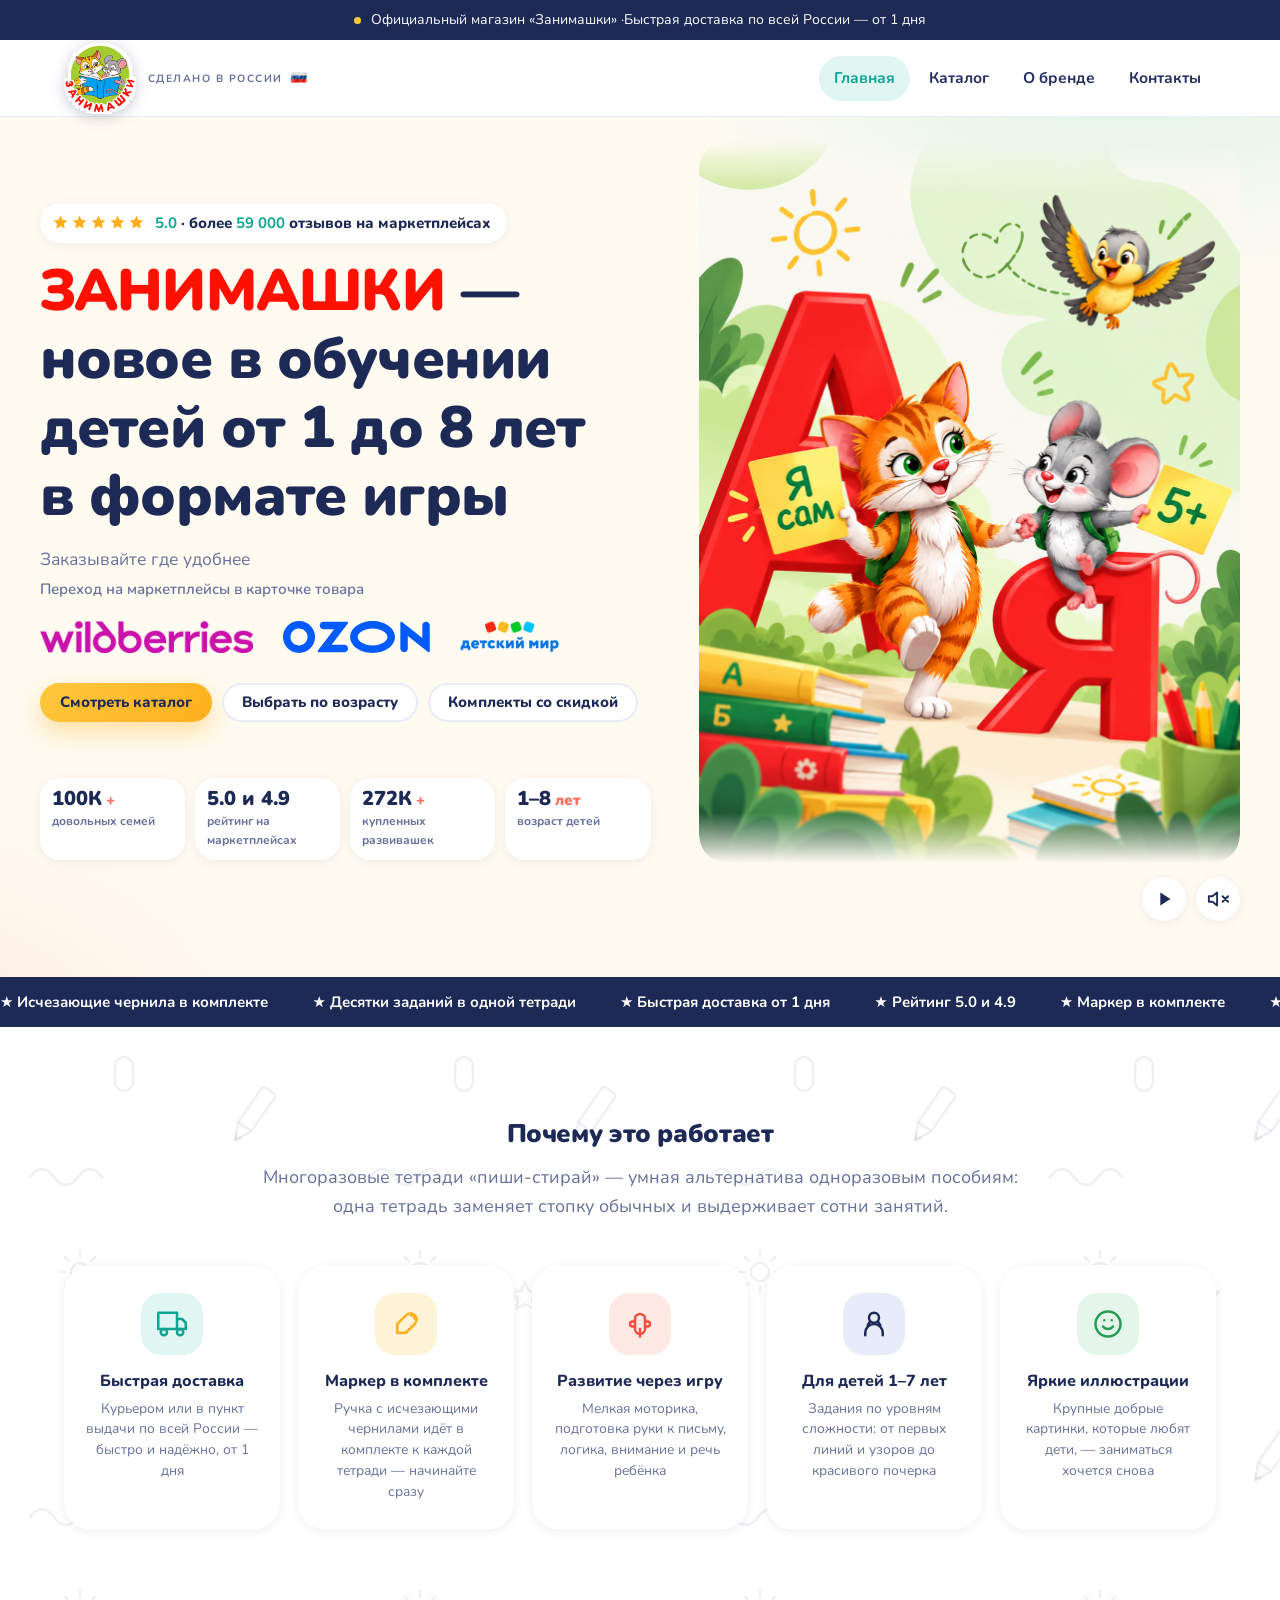
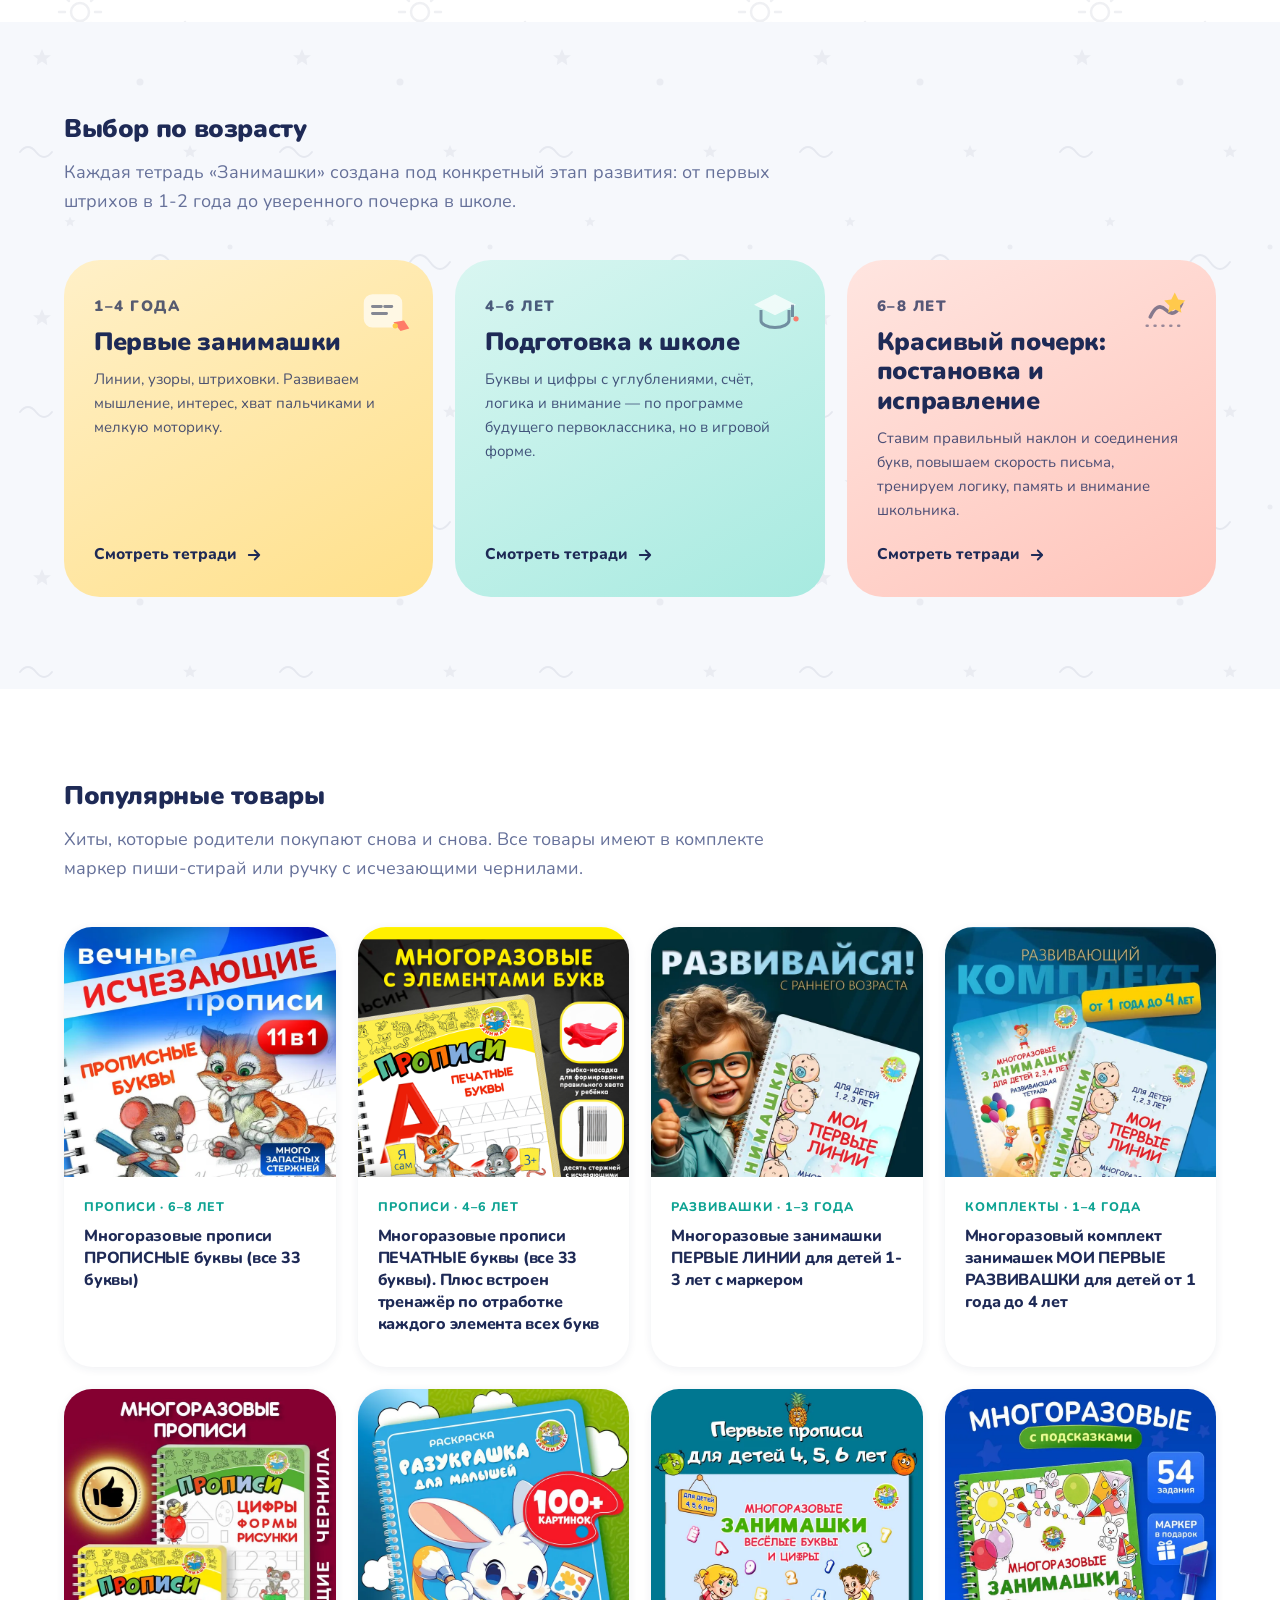
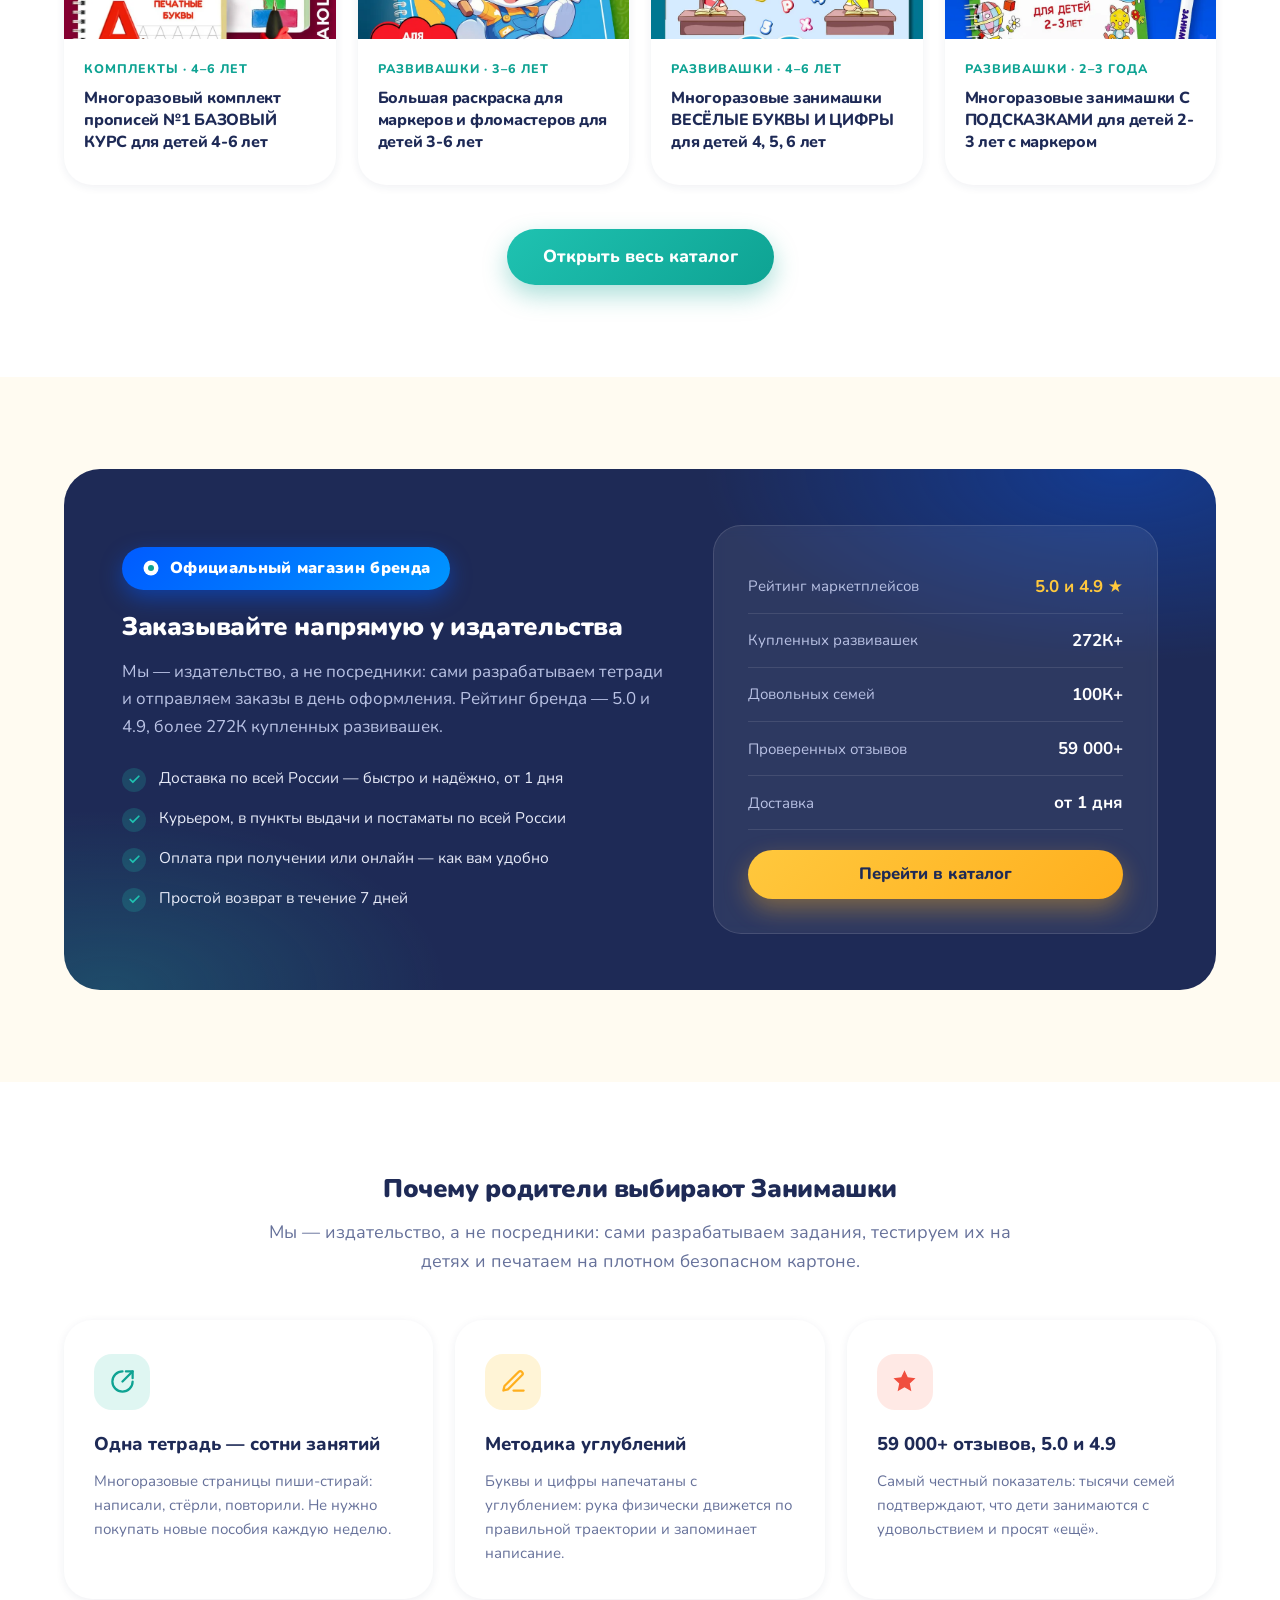
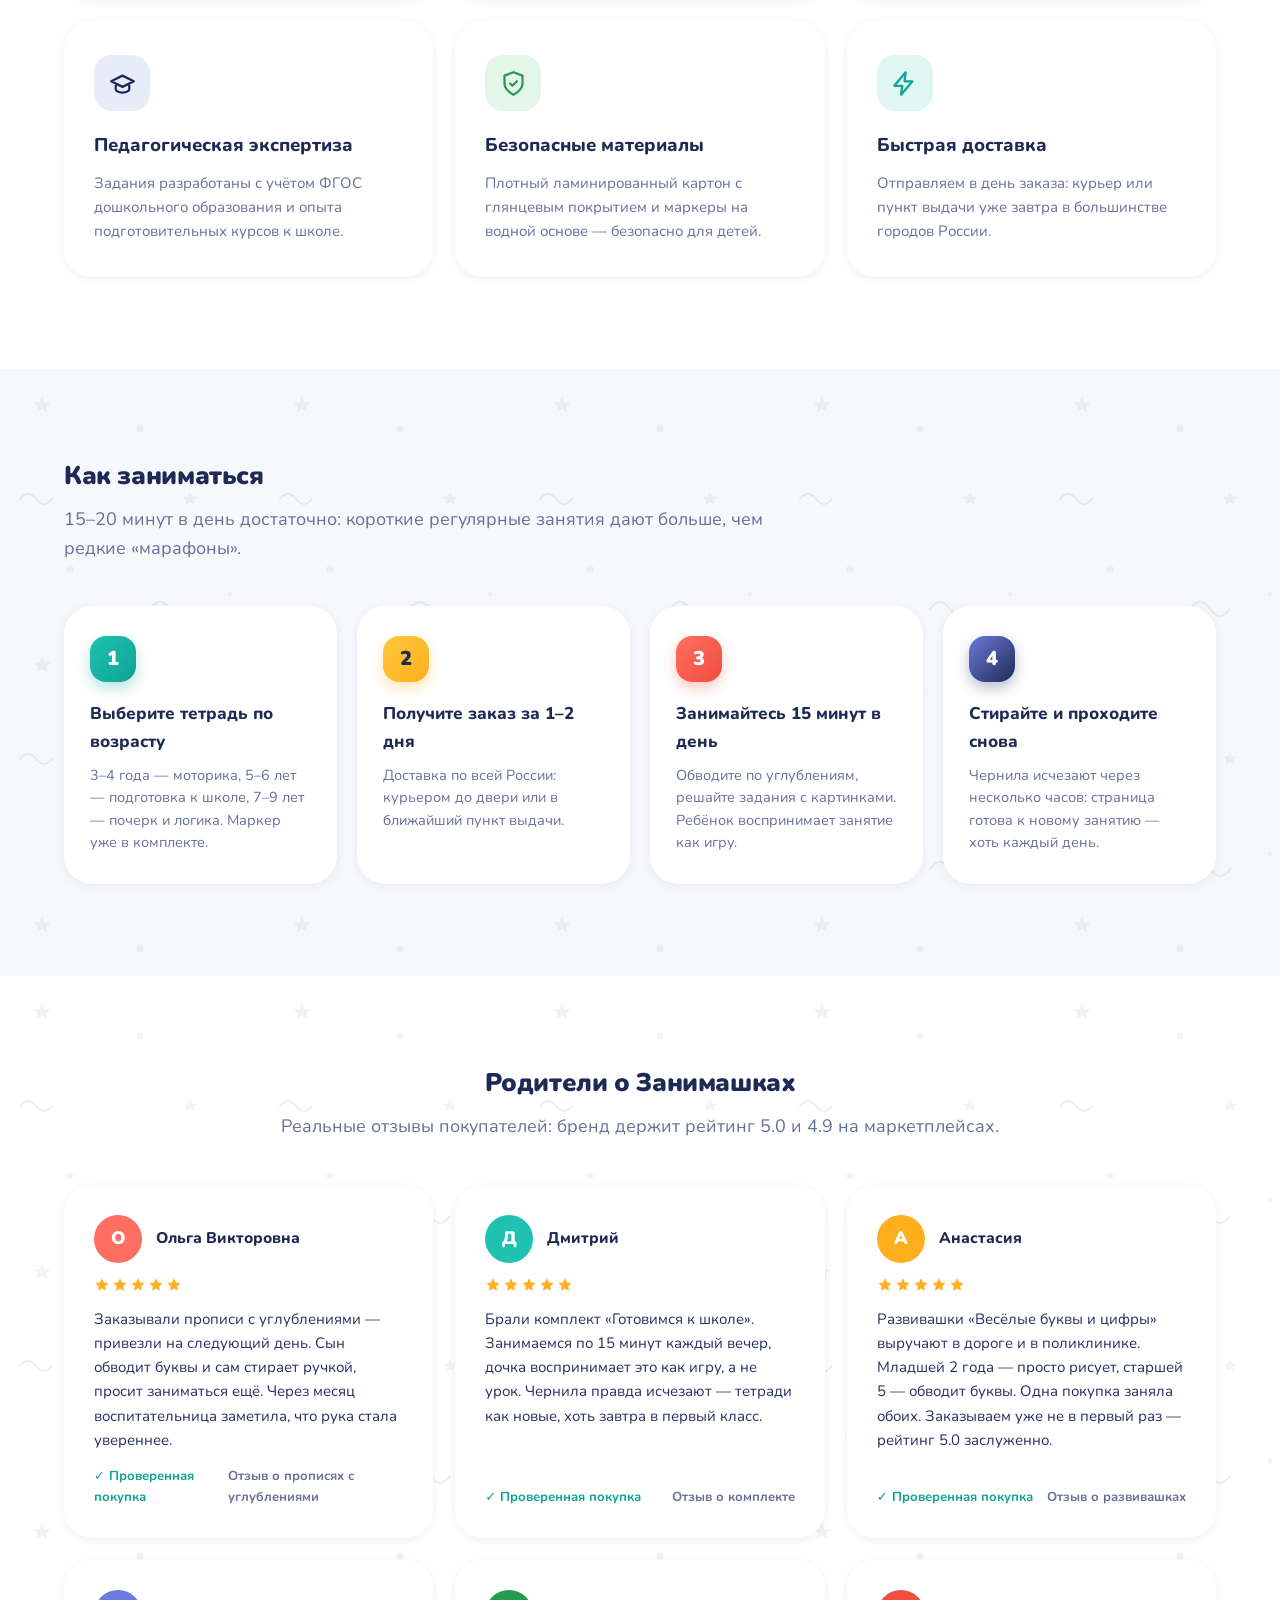
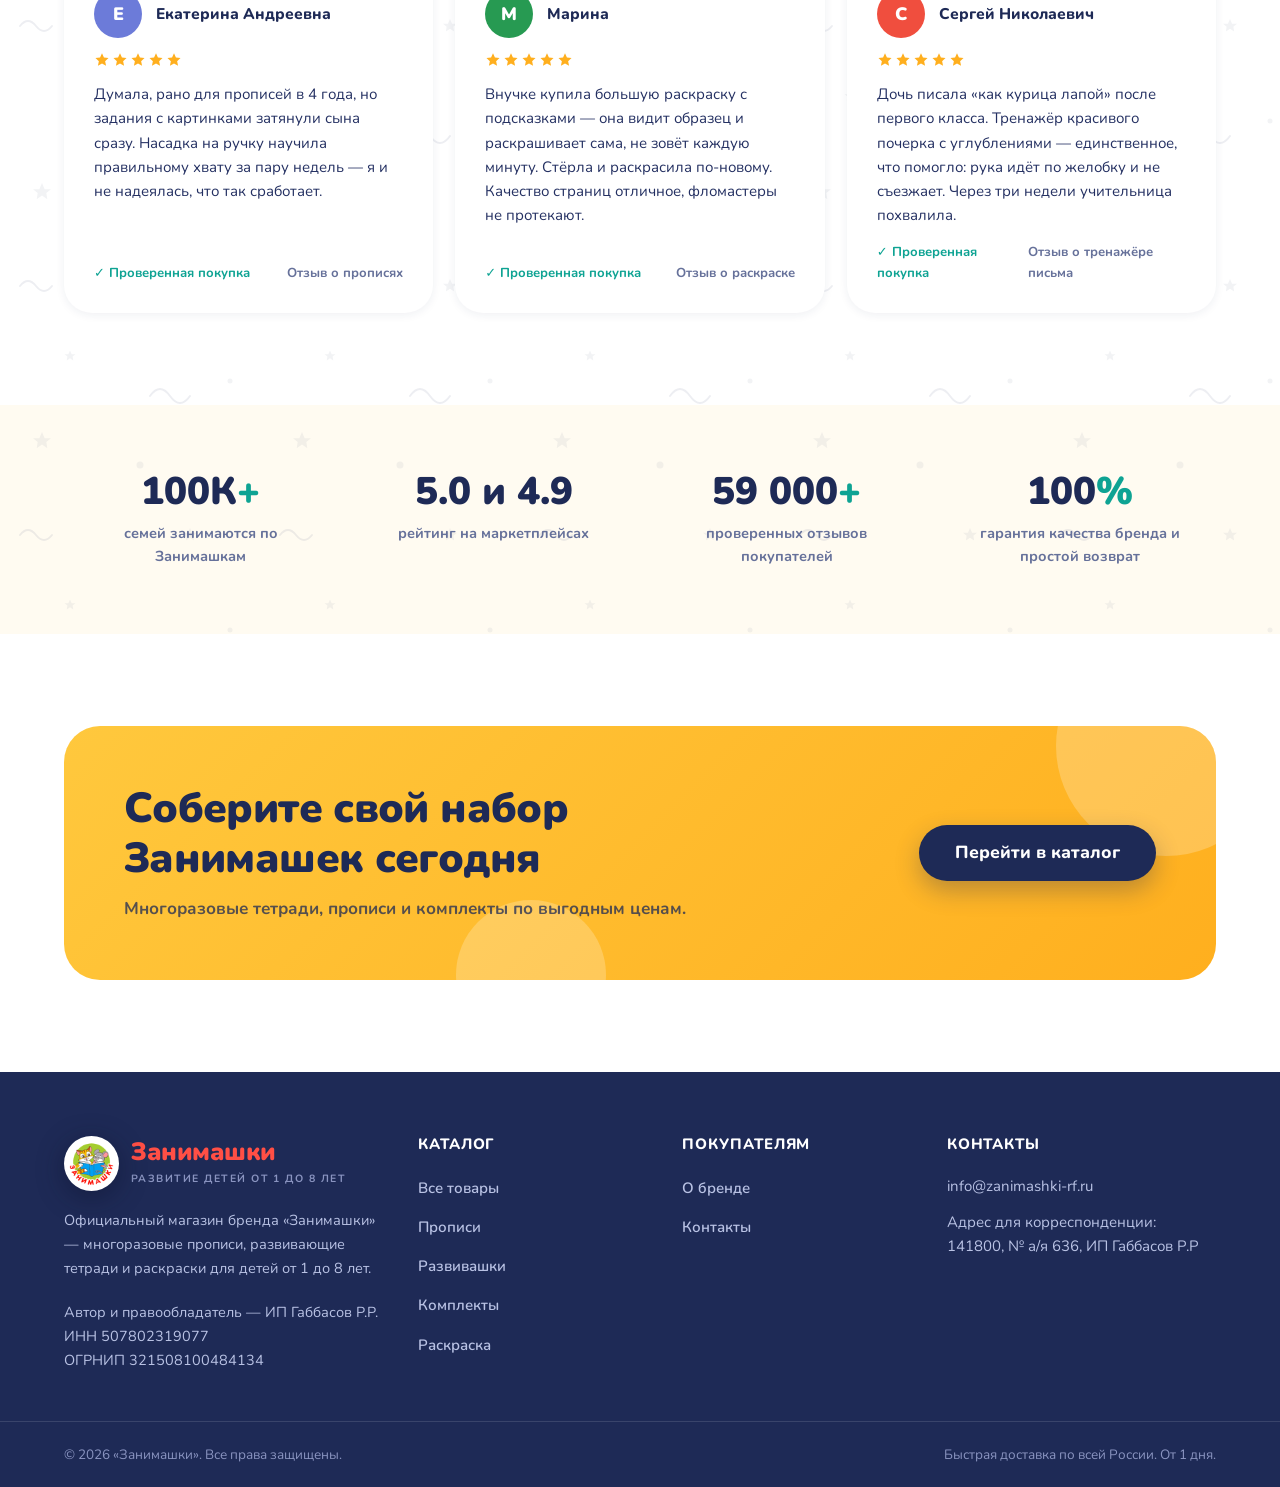
<file: index.html>
<!DOCTYPE html>
<html lang="ru">
<head>
  <meta charset="UTF-8">
  <meta name="viewport" content="width=device-width, initial-scale=1.0">
  <title>Занимашки — многоразовые тетради и прописи «пиши-стирай» для детей 1–7 лет</title>
  <meta name="description" content="Официальный магазин бренда «Занимашки»: многоразовые развивающие тетради и прописи пиши-стирай с маркером в комплекте. Подготовка руки к письму, развитие мелкой моторики, логики и внимания у детей 1–7 лет. Быстрая доставка по всей России от 1 дня. Рейтинг 5.0 и 4.9 на маркетплейсах, более 100 000 довольных семей.">
  <meta name="keywords" content="развивающие книжки для детей 3-9 лет, многоразовые прописи пиши стирай, подготовка руки к письму, развитие мелкой моторики, развивающие тетради для дошкольников, прописи буквы и цифры, многоразовые развивашки, обучающие тетради для детей, подготовка к школе, прописи с маркером, тетради пиши-стирай">
  <link rel="canonical" href="https://zanimashki.ru/">
  <meta property="og:type" content="website">
  <meta property="og:title" content="Занимашки — многоразовые тетради и прописи «пиши-стирай» для детей">
  <meta property="og:description" content="Официальный магазин бренда. Одна тетрадь — сотни занятий. Быстрая доставка по всей России от 1 дня. Рейтинг 5.0.">
  <meta property="og:image" content="https://zanimashki.ru/assets/logo.png">
  <meta property="og:url" content="https://zanimashki.ru/">
  <meta property="og:locale" content="ru_RU">
  <link rel="icon" type="image/png" href="assets/favicon.png">
  <link rel="apple-touch-icon" href="assets/favicon.png">
  <link rel="preconnect" href="https://fonts.googleapis.com">
  <link rel="preconnect" href="https://fonts.gstatic.com" crossorigin>
  <link href="https://fonts.googleapis.com/css2?family=Nunito:wght@400;600;700;800;900&display=swap" rel="stylesheet">
  <link rel="stylesheet" href="css/style.css?v=22">
  <script type="application/ld+json">
  {
    "@context": "https://schema.org",
    "@type": "Organization",
    "name": "Занимашки",
    "description": "Официальный бренд многоразовых развивающих тетрадей и прописей «пиши-стирай» для детей от 1 до 7 лет. Автор — Габбасов Р.",
    "url": "https://zanimashki.ru/",
    "logo": "https://zanimashki.ru/favicon.svg",
    "aggregateRating": {
      "@type": "AggregateRating",
      "ratingValue": "5.0",
      "bestRating": "5",
      "ratingCount": "59000"
    }
  }
  </script>
  <script type="application/ld+json">
  {
    "@context": "https://schema.org",
    "@type": "WebSite",
    "name": "Занимашки — официальный магазин",
    "url": "https://zanimashki.ru/"
  }
  </script>
</head>
<body data-page="home">
  <div id="app-header"></div>

  <main>
    <!-- ============ HERO ============ -->
    <section class="hero">
      <div class="container hero-in">
        <div class="hero-copy">
          <div class="hero-rating">
            <span class="stars" aria-hidden="true">
              <svg viewBox="0 0 24 24" fill="#FFAF1E"><path d="M12 2l2.9 6.3 6.9.8-5.1 4.7 1.4 6.8L12 17.2 5.9 20.6l1.4-6.8L2.2 9.1l6.9-.8z"/></svg>
              <svg viewBox="0 0 24 24" fill="#FFAF1E"><path d="M12 2l2.9 6.3 6.9.8-5.1 4.7 1.4 6.8L12 17.2 5.9 20.6l1.4-6.8L2.2 9.1l6.9-.8z"/></svg>
              <svg viewBox="0 0 24 24" fill="#FFAF1E"><path d="M12 2l2.9 6.3 6.9.8-5.1 4.7 1.4 6.8L12 17.2 5.9 20.6l1.4-6.8L2.2 9.1l6.9-.8z"/></svg>
              <svg viewBox="0 0 24 24" fill="#FFAF1E"><path d="M12 2l2.9 6.3 6.9.8-5.1 4.7 1.4 6.8L12 17.2 5.9 20.6l1.4-6.8L2.2 9.1l6.9-.8z"/></svg>
              <svg viewBox="0 0 24 24" fill="#FFAF1E"><path d="M12 2l2.9 6.3 6.9.8-5.1 4.7 1.4 6.8L12 17.2 5.9 20.6l1.4-6.8L2.2 9.1l6.9-.8z"/></svg>
            </span>
            <span><b>5.0</b> · более <b>59 000</b> отзывов на маркетплейсах</span>
          </div>
          <h1 class="h1"><span class="hl-text">ЗАНИМАШКИ</span> — новое в&nbsp;обучении детей от 1 до 8 лет в&nbsp;формате игры</h1>
          <p class="hero-sub">Заказывайте где удобнее<span class="hero-sub-note">Переход на маркетплейсы в карточке товара</span></p>
          <div class="hero-markets">
            <span class="market"><img src="assets/marketplaces/wildberries.png" alt="Wildberries"></span>
            <span class="market"><img src="assets/marketplaces/ozon.svg" alt="OZON"></span>
            <span class="market"><img src="assets/marketplaces/detskiy-mir.png" alt="Детский мир"></span>
          </div>
          <div class="hero-cta">
            <a class="btn btn-primary btn-lg" href="catalog.html">Смотреть каталог</a>
            <a class="btn btn-ghost btn-lg" href="#ages">Выбрать по возрасту</a>
            <a class="btn btn-ghost btn-lg" href="catalog.html?type=komplekt">Комплекты со скидкой</a>
          </div>
          <div class="hero-stats">
            <div class="stat-chip"><b>100К<em>+</em></b><span>довольных семей</span></div>
            <div class="stat-chip"><b>5.0 и 4.9</b><span>рейтинг на маркетплейсах</span></div>
            <div class="stat-chip"><b>272К<em>+</em></b><span>купленных развивашек</span></div>
            <div class="stat-chip"><b>1–8 <em>лет</em></b><span>возраст детей</span></div>
          </div>
        </div>
        <div class="hero-visual">
          <video class="hero-art" src="assets/hero-video.mp4?v=2" poster="assets/hero-azbuka.png" autoplay muted playsinline aria-label="Котёнок и мышка — герои «Занимашек» — весёлая азбука"></video>
          <div class="hero-controls">
            <!-- Автозапуск возможен только без звука; звук включается кнопкой -->
            <button class="hero-play" id="hero-play" type="button" aria-label="Пауза">
              <svg class="ic-play" viewBox="0 0 24 24" fill="currentColor"><path d="M8 5v14l11-7z"/></svg>
              <svg class="ic-pause" viewBox="0 0 24 24" fill="none" stroke="currentColor" stroke-width="2.4" stroke-linecap="round"><path d="M9 5v14M15 5v14"/></svg>
            </button>
            <button class="hero-sound" id="hero-sound" type="button" aria-label="Включить звук видео">
              <svg class="ic-off" viewBox="0 0 24 24" fill="none" stroke="currentColor" stroke-width="2" stroke-linecap="round" stroke-linejoin="round"><path d="M11 5L6 9H2v6h4l5 4z"/><path d="M23 9l-6 6M17 9l6 6"/></svg>
              <svg class="ic-on" viewBox="0 0 24 24" fill="none" stroke="currentColor" stroke-width="2" stroke-linecap="round" stroke-linejoin="round"><path d="M11 5L6 9H2v6h4l5 4z"/><path d="M15.5 8.5a5 5 0 0 1 0 7M19 5a9 9 0 0 1 0 14"/></svg>
            </button>
          </div>
        </div>
      </div>
    </section>

    <!-- ============ Бегущая строка ============ -->
    <div class="ticker" aria-hidden="true">
      <div class="ticker-track">
        <span class="ticker-item">★ Исчезающие чернила в комплекте</span>
        <span class="ticker-item">★ Десятки заданий в одной тетради</span>
        <span class="ticker-item">★ Быстрая доставка от 1 дня</span>
        <span class="ticker-item">★ Рейтинг 5.0 и 4.9</span>
        <span class="ticker-item">★ Маркер в комплекте</span>
        <span class="ticker-item">★ 100К+ довольных семей</span>
        <span class="ticker-item">★ Для детей от 1 года до 8 лет</span>
        <span class="ticker-item">★ Гарантия качества бренда</span>
        <span class="ticker-item">★ Исчезающие чернила в комплекте</span>
        <span class="ticker-item">★ Десятки заданий в одной тетради</span>
        <span class="ticker-item">★ Быстрая доставка от 1 дня</span>
        <span class="ticker-item">★ Рейтинг 5.0 и 4.9</span>
        <span class="ticker-item">★ Маркер в комплекте</span>
        <span class="ticker-item">★ 100К+ довольных семей</span>
        <span class="ticker-item">★ Для детей от 1 года до 8 лет</span>
        <span class="ticker-item">★ Гарантия качества бренда</span>
      </div>
    </div>

    <!-- ============ Преимущества ============ -->
    <section class="section bg-kids-doodles">
      <div class="container">
        <div class="section-head center">
          <h2>Почему это работает</h2>
          <p>Многоразовые тетради «пиши-стирай» — умная альтернатива одноразовым пособиям: одна тетрадь заменяет стопку обычных и выдерживает сотни занятий.</p>
        </div>
        <div class="benefits-grid">
          <div class="benefit reveal">
            <div class="ic ic-teal"><svg viewBox="0 0 24 24" fill="none" stroke="currentColor" stroke-width="2" stroke-linecap="round" stroke-linejoin="round"><path d="M1 3h15v13H1zM16 8h4l3 3v5h-7"/><circle cx="5.5" cy="18.5" r="2.5"/><circle cx="18.5" cy="18.5" r="2.5"/></svg></div>
            <b>Быстрая доставка</b>
            <p>Курьером или в пункт выдачи по всей России — быстро и надёжно, от 1 дня</p>
          </div>
          <div class="benefit reveal">
            <div class="ic ic-yellow"><svg viewBox="0 0 24 24" fill="none" stroke="currentColor" stroke-width="2" stroke-linecap="round" stroke-linejoin="round"><path d="M12 19l7-7a4.95 4.95 0 1 0-7-7l-7 7v7h7z"/><path d="M16 5a3 3 0 0 1 3 3"/></svg></div>
            <b>Маркер в комплекте</b>
            <p>Ручка с исчезающими чернилами идёт в комплекте к каждой тетради — начинайте сразу</p>
          </div>
          <div class="benefit reveal">
            <div class="ic ic-coral"><svg viewBox="0 0 24 24" fill="none" stroke="currentColor" stroke-width="2" stroke-linecap="round" stroke-linejoin="round"><path d="M12 4a4 4 0 0 0-4 4v8a4 4 0 0 0 8 0V8a4 4 0 0 0-4-4z"/><path d="M8 10H6a2 2 0 0 0 0 4h2M16 10h2a2 2 0 0 1 0 4h-2M12 16v6"/></svg></div>
            <b>Развитие через игру</b>
            <p>Мелкая моторика, подготовка руки к письму, логика, внимание и речь ребёнка</p>
          </div>
          <div class="benefit reveal">
            <div class="ic ic-navy"><svg viewBox="0 0 24 24" fill="none" stroke="currentColor" stroke-width="2" stroke-linecap="round" stroke-linejoin="round"><circle cx="12" cy="7" r="4"/><path d="M5 21v-2a7 7 0 0 1 14 0v2"/><path d="M8.5 10.5L7 13M15.5 10.5L17 13"/></svg></div>
            <b>Для детей 1–7 лет</b>
            <p>Задания по уровням сложности: от первых линий и узоров до красивого почерка</p>
          </div>
          <div class="benefit reveal">
            <div class="ic ic-green"><svg viewBox="0 0 24 24" fill="none" stroke="currentColor" stroke-width="2" stroke-linecap="round" stroke-linejoin="round"><circle cx="12" cy="12" r="10"/><path d="M8 14s1.5 2 4 2 4-2 4-2M9 9h.01M15 9h.01"/></svg></div>
            <b>Яркие иллюстрации</b>
            <p>Крупные добрые картинки, которые любят дети, — заниматься хочется снова</p>
          </div>
        </div>
      </div>
    </section>

    <!-- ============ Выбор по возрасту ============ -->
    <section class="section section-soft bg-kids-stars" id="ages">
      <div class="container">
        <div class="section-head">
          <h2>Выбор по возрасту</h2>
          <p>Каждая тетрадь «Занимашки» создана под конкретный этап развития: от первых штрихов в 1-2 года до уверенного почерка в школе.</p>
        </div>
        <div class="ages-grid">
          <a class="age-card age-1 reveal" href="catalog.html?set=1-4">
            <span class="age-num">1–4 года</span>
            <h3>Первые занимашки</h3>
            <p>Линии, узоры, штриховки. Развиваем мышление, интерес, хват пальчиками и мелкую моторику.</p>
            <span class="age-link">Смотреть тетради <svg viewBox="0 0 24 24" fill="none" stroke="currentColor" stroke-width="2.4" stroke-linecap="round" stroke-linejoin="round"><path d="M5 12h14M13 6l6 6-6 6"/></svg></span>
            <svg class="age-emoji" viewBox="0 0 64 64" aria-hidden="true"><rect x="10" y="14" width="44" height="38" rx="10" fill="#fff" opacity=".75"/><path d="M20 28h10M20 36h16M34 28h8" stroke="#1E2A56" stroke-width="3.4" stroke-linecap="round" opacity=".6"/><path d="M44 46l8 10 10-3-6-9z" fill="#FF6F61"/><circle cx="46" cy="50" r="3" fill="#FFC83D"/></svg>
          </a>
          <a class="age-card age-2 reveal" href="catalog.html?set=4-6">
            <span class="age-num">4–6 лет</span>
            <h3>Подготовка к школе</h3>
            <p>Буквы и цифры с углублениями, счёт, логика и внимание — по программе будущего первоклассника, но в игровой форме.</p>
            <span class="age-link">Смотреть тетради <svg viewBox="0 0 24 24" fill="none" stroke="currentColor" stroke-width="2.4" stroke-linecap="round" stroke-linejoin="round"><path d="M5 12h14M13 6l6 6-6 6"/></svg></span>
            <svg class="age-emoji" viewBox="0 0 64 64" aria-hidden="true"><path d="M8 26L32 14l24 12-24 12z" fill="#fff" opacity=".8"/><path d="M16 32v12c0 4 7 8 16 8s16-4 16-8V32" fill="none" stroke="#1E2A56" stroke-width="3.4" opacity=".55"/><path d="M52 26v14" stroke="#1E2A56" stroke-width="3.4" opacity=".55"/><circle cx="56" cy="42" r="3" fill="#FF6F61"/></svg>
          </a>
          <a class="age-card age-3 reveal" href="catalog.html?set=6-8">
            <span class="age-num">6–8 лет</span>
            <h3>Красивый почерк: постановка и исправление</h3>
            <p>Ставим правильный наклон и соединения букв, повышаем скорость письма, тренируем логику, память и внимание школьника.</p>
            <span class="age-link">Смотреть тетради <svg viewBox="0 0 24 24" fill="none" stroke="currentColor" stroke-width="2.4" stroke-linecap="round" stroke-linejoin="round"><path d="M5 12h14M13 6l6 6-6 6"/></svg></span>
            <svg class="age-emoji" viewBox="0 0 64 64" aria-hidden="true"><path d="M14 40q8-18 18-8t18-8" fill="none" stroke="#1E2A56" stroke-width="4" stroke-linecap="round" opacity=".6"/><path d="M10 50h44" stroke="#1E2A56" stroke-width="3" stroke-dasharray="1 8" stroke-linecap="round" opacity=".5"/><path d="M42 12l4 8 8 1-6 6 1.6 8-7.6-4-7.6 4 1.6-8-6-6 8-1z" fill="#FFC83D"/></svg>
          </a>
        </div>
      </div>
    </section>

    <!-- ============ Популярные товары ============ -->
    <section class="section" id="popular">
      <div class="container">
        <div class="section-head">
          <h2>Популярные товары</h2>
          <p>Хиты, которые родители покупают снова и снова. Все товары имеют в комплекте маркер пиши-стирай или ручку с исчезающими чернилами.</p>
        </div>
        <div class="products-grid" id="popular-grid"></div>
        <div class="section-more"><a class="btn btn-teal btn-lg" href="catalog.html">Открыть весь каталог</a></div>
      </div>
    </section>

    <!-- ============ Блок: официальный магазин ============ -->
    <section class="section section-cream">
      <div class="container">
        <div class="delivery-band reveal">
          <div>
            <span class="band-chip">
              <svg viewBox="0 0 24 24" fill="currentColor" aria-hidden="true"><circle cx="12" cy="12" r="10"/><circle cx="12" cy="12" r="4" fill="#0EA393"/></svg>
              Официальный магазин бренда
            </span>
            <h2>Заказывайте напрямую у издательства</h2>
            <p class="lead">Мы — издательство, а не посредники: сами разрабатываем тетради и отправляем заказы в день оформления. Рейтинг бренда — 5.0 и 4.9, более 272К купленных развивашек.</p>
            <ul class="band-list">
              <li><span class="ok"><svg viewBox="0 0 24 24" fill="none" stroke="currentColor" stroke-width="3.2" stroke-linecap="round" stroke-linejoin="round"><path d="M20 6L9 17l-5-5"/></svg></span>Доставка по всей России — быстро и надёжно, от 1 дня</li>
              <li><span class="ok"><svg viewBox="0 0 24 24" fill="none" stroke="currentColor" stroke-width="3.2" stroke-linecap="round" stroke-linejoin="round"><path d="M20 6L9 17l-5-5"/></svg></span>Курьером, в пункты выдачи и постаматы по всей России</li>
              <li><span class="ok"><svg viewBox="0 0 24 24" fill="none" stroke="currentColor" stroke-width="3.2" stroke-linecap="round" stroke-linejoin="round"><path d="M20 6L9 17l-5-5"/></svg></span>Оплата при получении или онлайн — как вам удобно</li>
              <li><span class="ok"><svg viewBox="0 0 24 24" fill="none" stroke="currentColor" stroke-width="3.2" stroke-linecap="round" stroke-linejoin="round"><path d="M20 6L9 17l-5-5"/></svg></span>Простой возврат в течение 7 дней</li>
            </ul>
          </div>
          <div class="band-side">
            <div class="row"><span>Рейтинг маркетплейсов</span><b class="y">5.0 и 4.9&nbsp;★</b></div>
            <div class="row"><span>Купленных <br class="mbr">развивашек</span><b>272К+</b></div>
            <div class="row"><span>Довольных семей</span><b>100К+</b></div>
            <div class="row"><span>Проверенных отзывов</span><b>59&nbsp;000+</b></div>
            <div class="row"><span>Доставка</span><b>от 1 дня</b></div>
            <a class="btn btn-primary" style="width:100%; margin-top:20px" href="catalog.html">Перейти в каталог</a>
          </div>
        </div>
      </div>
    </section>

    <!-- ============ Почему родители выбирают ============ -->
    <section class="section">
      <div class="container">
        <div class="section-head center">
          <h2>Почему родители выбирают Занимашки</h2>
          <p>Мы — издательство, а не посредники: сами разрабатываем задания, тестируем их на детях и печатаем на плотном безопасном картоне.</p>
        </div>
        <div class="why-grid">
          <div class="why-card reveal">
            <div class="ic ic-teal"><svg viewBox="0 0 24 24" fill="none" stroke="currentColor" stroke-width="2" stroke-linecap="round" stroke-linejoin="round"><path d="M21 12a9 9 0 1 1-9-9"/><path d="M21 3l-9 9"/><path d="M15 3h6v6"/></svg></div>
            <b>Одна тетрадь — сотни занятий</b>
            <p>Многоразовые страницы пиши-стирай: написали, стёрли, повторили. Не нужно покупать новые пособия каждую неделю.</p>
          </div>
          <div class="why-card reveal">
            <div class="ic ic-yellow"><svg viewBox="0 0 24 24" fill="none" stroke="currentColor" stroke-width="2" stroke-linecap="round" stroke-linejoin="round"><path d="M12 20h9M16.5 3.5a2.1 2.1 0 0 1 3 3L7 19l-4 1 1-4z"/></svg></div>
            <b>Методика углублений</b>
            <p>Буквы и цифры напечатаны с углублением: рука физически движется по правильной траектории и запоминает написание.</p>
          </div>
          <div class="why-card reveal">
            <div class="ic ic-coral"><svg viewBox="0 0 24 24" fill="currentColor"><path d="M12 2l2.9 6.3 6.9.8-5.1 4.7 1.4 6.8L12 17.2 5.9 20.6l1.4-6.8L2.2 9.1l6.9-.8z"/></svg></div>
            <b>59 000+ отзывов, 5.0 и 4.9</b>
            <p>Самый честный показатель: тысячи семей подтверждают, что дети занимаются с удовольствием и просят «ещё».</p>
          </div>
          <div class="why-card reveal">
            <div class="ic ic-navy"><svg viewBox="0 0 24 24" fill="none" stroke="currentColor" stroke-width="2" stroke-linecap="round" stroke-linejoin="round"><path d="M22 10L12 5 2 10l10 5 10-5zM6 12v5c0 1.7 2.7 3 6 3s6-1.3 6-3v-5"/></svg></div>
            <b>Педагогическая экспертиза</b>
            <p>Задания разработаны с учётом ФГОС дошкольного образования и опыта подготовительных курсов к школе.</p>
          </div>
          <div class="why-card reveal">
            <div class="ic ic-green"><svg viewBox="0 0 24 24" fill="none" stroke="currentColor" stroke-width="2" stroke-linecap="round" stroke-linejoin="round"><path d="M12 22s8-4 8-10V5l-8-3-8 3v7c0 6 8 10 8 10z"/><path d="M9 12l2 2 4-4"/></svg></div>
            <b>Безопасные материалы</b>
            <p>Плотный ламинированный картон с глянцевым покрытием и маркеры на водной основе — безопасно для детей.</p>
          </div>
          <div class="why-card reveal">
            <div class="ic ic-teal"><svg viewBox="0 0 24 24" fill="none" stroke="currentColor" stroke-width="2" stroke-linecap="round" stroke-linejoin="round"><path d="M13 2L3 14h7l-1 8 10-12h-7z"/></svg></div>
            <b>Быстрая доставка</b>
            <p>Отправляем в день заказа: курьер или пункт выдачи уже завтра в большинстве городов России.</p>
          </div>
        </div>
      </div>
    </section>

    <!-- ============ Как заниматься ============ -->
    <section class="section section-soft bg-kids-stars">
      <div class="container">
        <div class="section-head">
          <h2>Как заниматься</h2>
          <p>15–20 минут в день достаточно: короткие регулярные занятия дают больше, чем редкие «марафоны».</p>
        </div>
        <div class="steps-grid">
          <div class="step reveal"><div class="step-num">1</div><b>Выберите тетрадь по возрасту</b><p>3–4 года — моторика, 5–6 лет — подготовка к школе, 7–9 лет — почерк и логика. Маркер уже в комплекте.</p></div>
          <div class="step reveal"><div class="step-num">2</div><b>Получите заказ за 1–2 дня</b><p>Доставка по всей России: курьером до двери или в ближайший пункт выдачи.</p></div>
          <div class="step reveal"><div class="step-num">3</div><b>Занимайтесь 15 минут в день</b><p>Обводите по углублениям, решайте задания с картинками. Ребёнок воспринимает занятие как игру.</p></div>
          <div class="step reveal"><div class="step-num">4</div><b>Стирайте и проходите снова</b><p>Чернила исчезают через несколько часов: страница готова к новому занятию — хоть каждый день.</p></div>
        </div>
      </div>
    </section>

    <!-- ============ Отзывы ============ -->
    <section class="section bg-kids-stars">
      <div class="container">
        <div class="section-head center">
          <h2>Родители о Занимашках</h2>
          <p>Реальные отзывы покупателей: бренд держит рейтинг 5.0 и 4.9 на маркетплейсах.</p>
        </div>
        <div class="reviews-grid" id="home-reviews"></div>
      </div>
    </section>

    <!-- ============ Доверие ============ -->
    <section class="section section-cream bg-kids-stars" style="padding-top:56px; padding-bottom:56px">
      <div class="container trust-band">
        <div class="trust-item reveal"><b>100К<em>+</em></b><span>семей занимаются по Занимашкам</span></div>
        <div class="trust-item reveal"><b>5.0 и 4.9</b><span>рейтинг на маркетплейсах</span></div>
        <div class="trust-item reveal"><b>59 000<em>+</em></b><span>проверенных отзывов покупателей</span></div>
        <div class="trust-item reveal"><b>100<em>%</em></b><span>гарантия качества бренда и простой возврат</span></div>
      </div>
    </section>

    <!-- ============ CTA ============ -->
    <section class="section">
      <div class="container">
        <div class="cta-panel reveal">
          <div>
            <h2 class="h2">Соберите свой набор Занимашек сегодня</h2>
            <p>Многоразовые тетради, прописи и комплекты по выгодным ценам.</p>
          </div>
          <a class="btn btn-navy btn-lg" href="catalog.html">Перейти в каталог</a>
        </div>
      </div>
    </section>
  </main>

  <div id="app-footer"></div>

  <script src="js/products.js?v=5"></script>
  <script src="js/covers.js?v=3"></script>
  <script src="js/main.js?v=4"></script>
  <script>
    function pageInit() {
      // Популярные товары: сначала хиты и акции, всего 8.
      // Комплекты «Большая четвёрка» и «Всё для развития» на главной не показываем.
      const hiddenOnHome = ['komplekt-razvivashki-chetverka', 'komplekt-vse-dlya-razvitiya'];
      const pop = [...PRODUCTS].filter(p => !hiddenOnHome.includes(p.id)).sort((a, b) => {
        const w = p => (p.badge === 'hit' ? 0 : p.badge === 'sale' ? 1 : p.badge === 'new' ? 2 : 3);
        return w(a) - w(b);
      }).slice(0, 8);
      document.getElementById('popular-grid').innerHTML = pop.map(productCard).join('');

      // Отзывы
      document.getElementById('home-reviews').innerHTML = REVIEWS.slice(0, 6).map(r => `
        <article class="review-card reveal">
          <div class="review-top">
            <span class="review-ava" style="background:${r.color}">${r.name[0]}</span>
            <div>
              <div class="review-name">${r.name}</div>
            </div>
          </div>
          ${starsSVG(r.rating)}
          <p class="review-text">${r.text}</p>
          <div class="review-bottom"><span class="review-verdict">✓ Проверенная покупка</span><span>${r.source}</span></div>
        </article>`).join('');

      // Звук видео героя: автозапуск идёт без звука, кнопка включает/выключает;
      // после окончания ролика клик по кнопке проигрывает его заново со звуком
      const heroVideo = document.querySelector('video.hero-art');
      const heroSound = document.getElementById('hero-sound');
      const heroPlay = document.getElementById('hero-play');
      if (heroVideo) heroVideo.playbackRate = 1.25; // ускорение воспроизведения на 25%
      if (heroVideo && heroPlay) {
        const syncPlayIcon = () => {
          const playing = !heroVideo.paused && !heroVideo.ended;
          heroPlay.classList.toggle('is-playing', playing);
          heroPlay.setAttribute('aria-label', playing ? 'Пауза' : 'Смотреть видео');
        };
        heroPlay.addEventListener('click', () => {
          if (heroVideo.paused || heroVideo.ended) {
            if (heroVideo.ended) heroVideo.currentTime = 0;
            heroVideo.play().catch(() => {});
          } else {
            heroVideo.pause();
          }
        });
        ['play', 'pause', 'ended'].forEach(ev => heroVideo.addEventListener(ev, syncPlayIcon));
        syncPlayIcon();
      }
      if (heroVideo && heroSound) {
        heroSound.addEventListener('click', () => {
          heroVideo.muted = !heroVideo.muted;
          const on = !heroVideo.muted;
          heroSound.classList.toggle('is-on', on);
          heroSound.setAttribute('aria-label', on ? 'Выключить звук видео' : 'Включить звук видео');
          if (on) {
            if (heroVideo.ended) heroVideo.currentTime = 0;
            heroVideo.play().catch(() => {});
          }
        });
      }

      initReveal();
    }
  </script>
</body>
</html>
</file>
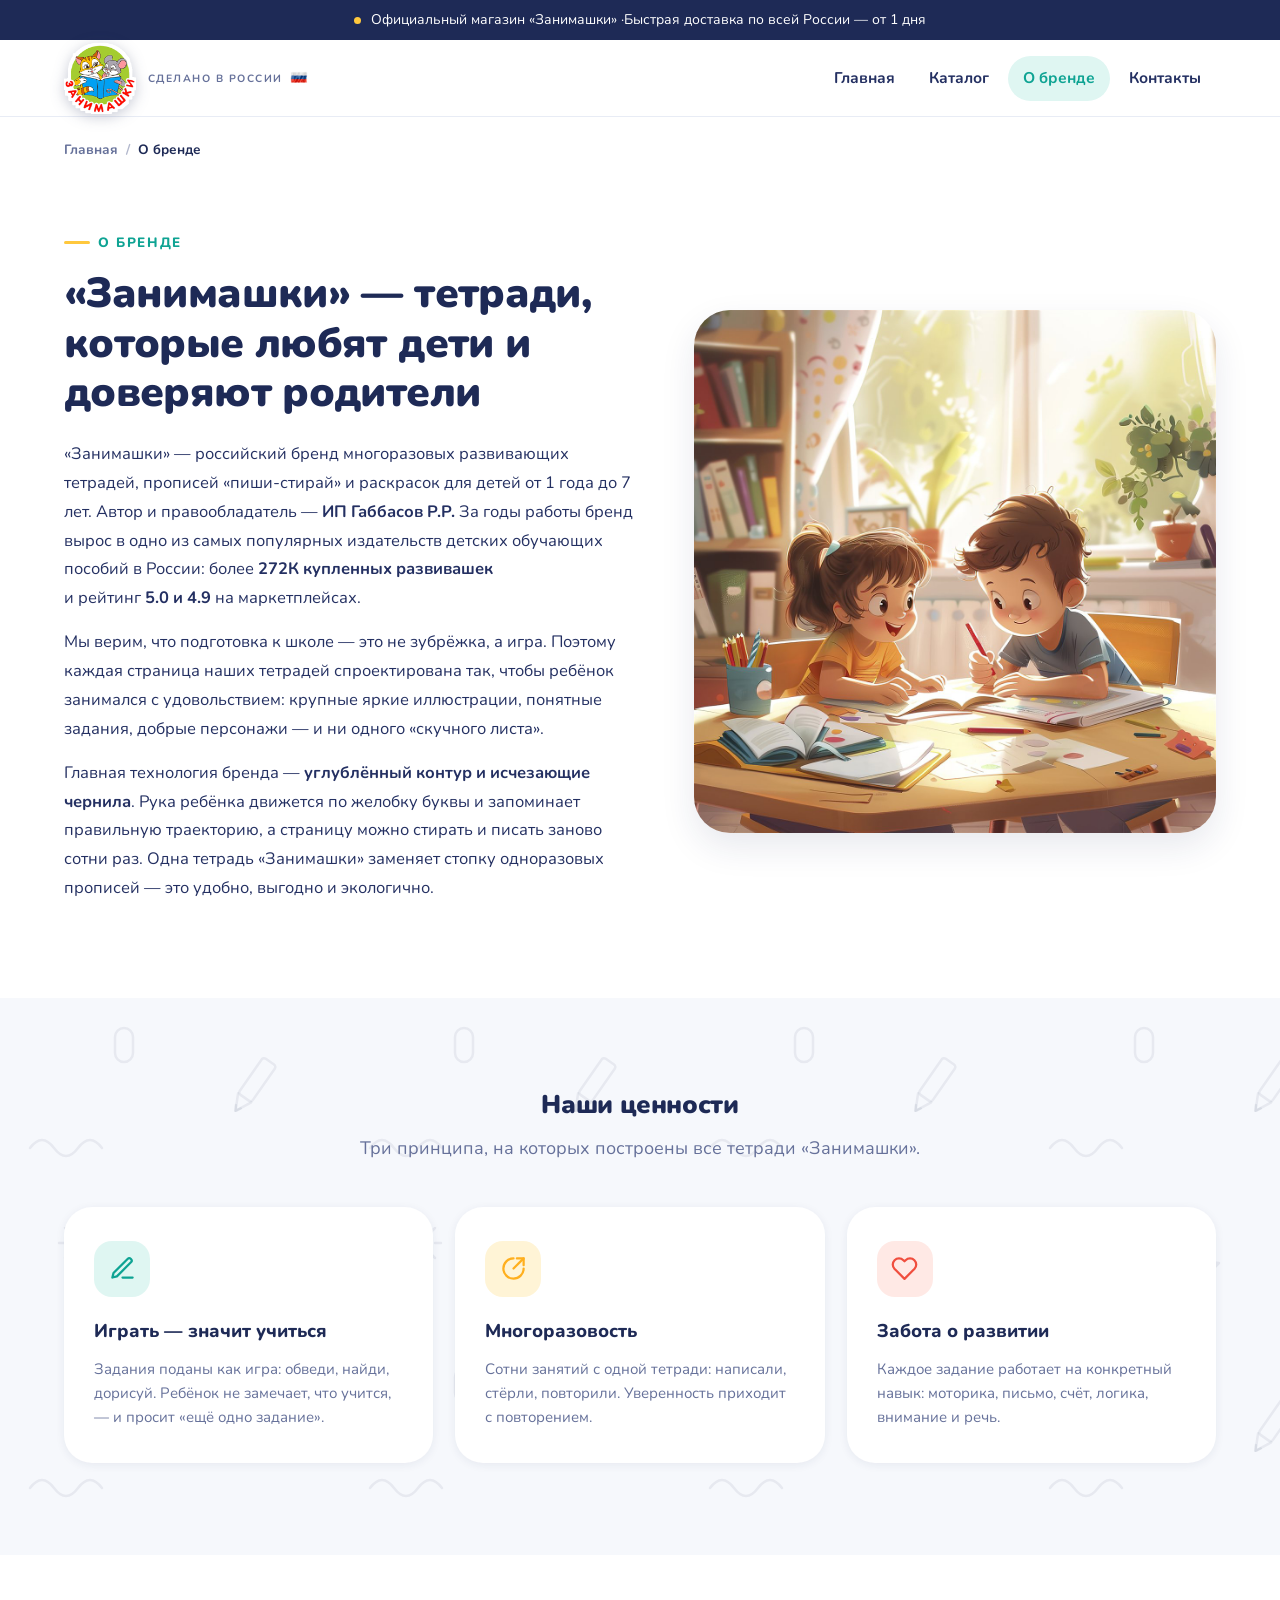
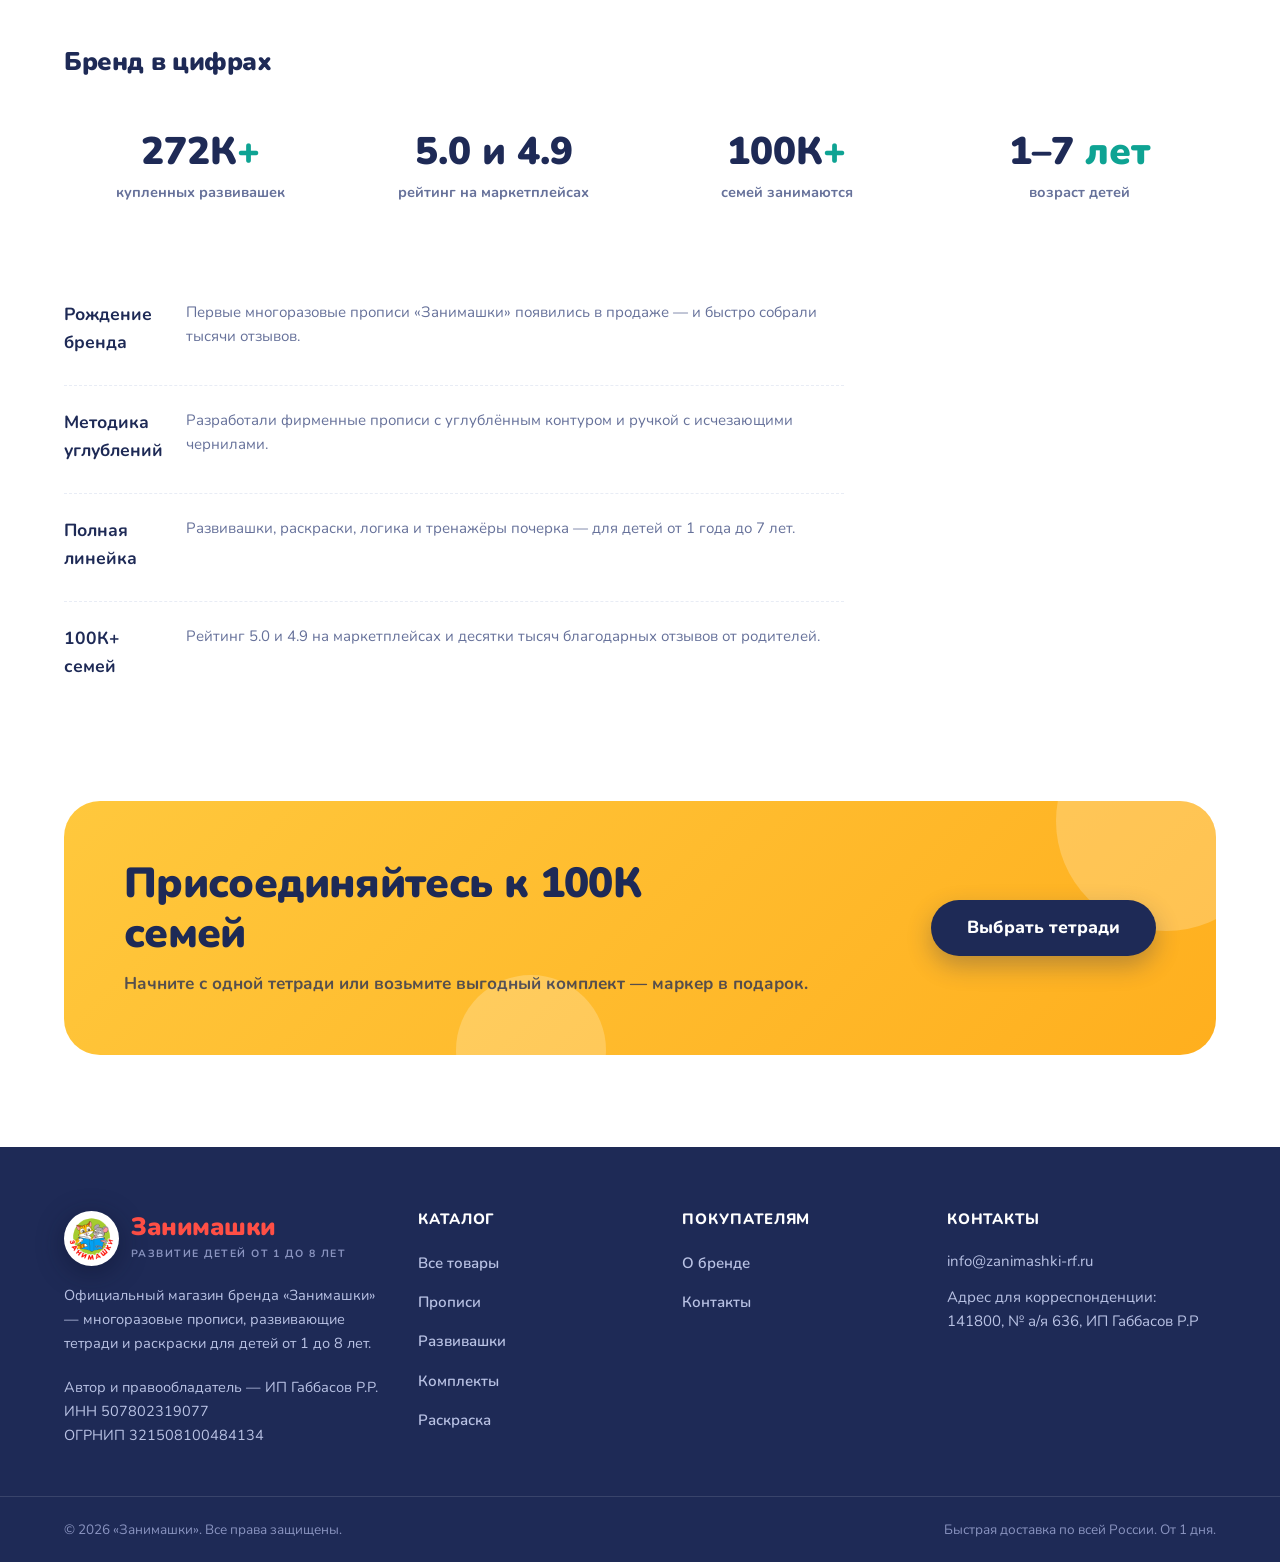
<file: about.html>
<!DOCTYPE html>
<html lang="ru">
<head>
  <meta charset="UTF-8">
  <meta name="viewport" content="width=device-width, initial-scale=1.0">
  <title>О бренде Занимашки — издательство многоразовых прописей и тетрадей пиши-стирай | Автор Габбасов Р.</title>
  <meta name="description" content="История бренда «Занимашки»: многоразовые развивающие тетради и прописи пиши-стирай от Габбасова Р. 100К+ довольных семей, рейтинг 5.0 и 4.9 на маркетплейсах, методика углублений для подготовки руки к письму.">
  <meta name="keywords" content="занимашки бренд, габбасов р, многоразовые прописи пиши стирай, развивающие тетради для дошкольников, подготовка руки к письму">
  <link rel="canonical" href="https://zanimashki.ru/about.html">
  <meta property="og:type" content="website">
  <meta property="og:title" content="О бренде Занимашки">
  <meta property="og:description" content="Издательство многоразовых тетрадей «пиши-стирай»: 100К+ семей, рейтинг 5.0 и 4.9.">
  <meta property="og:image" content="https://zanimashki.ru/assets/logo.png">
  <link rel="icon" type="image/png" href="assets/favicon.png">
  <link rel="apple-touch-icon" href="assets/favicon.png">
  <link rel="preconnect" href="https://fonts.googleapis.com">
  <link rel="preconnect" href="https://fonts.gstatic.com" crossorigin>
  <link href="https://fonts.googleapis.com/css2?family=Nunito:wght@400;600;700;800;900&display=swap" rel="stylesheet">
  <link rel="stylesheet" href="css/style.css?v=22">
</head>
<body data-page="about">
  <div id="app-header"></div>

  <main>
    <div class="container">
      <nav class="breadcrumbs" aria-label="Хлебные крошки">
        <ol>
          <li><a href="index.html">Главная</a></li>
          <li class="sep">/</li>
          <li class="cur" aria-current="page">О бренде</li>
        </ol>
      </nav>

      <div class="brand-hero">
        <div>
          <span class="eyebrow">О бренде</span>
          <h1 class="h2" style="margin-bottom:22px">«Занимашки» — тетради, которые любят дети и доверяют родители</h1>
          <div class="prose">
            <p>«Занимашки» — российский бренд многоразовых развивающих тетрадей, прописей «пиши-стирай» и раскрасок для детей от 1 года до 7 лет. Автор и правообладатель — <b>ИП Габбасов Р.Р.</b> За годы работы бренд вырос в одно из самых популярных издательств детских обучающих пособий в России: более <b>272К купленных развивашек</b> и&nbsp;рейтинг&nbsp;<b>5.0&nbsp;и&nbsp;4.9</b> на маркетплейсах.</p>
            <p>Мы верим, что подготовка к школе — это не зубрёжка, а игра. Поэтому каждая страница наших тетрадей спроектирована так, чтобы ребёнок занимался с удовольствием: крупные яркие иллюстрации, понятные задания, добрые персонажи — и ни одного «скучного листа».</p>
            <p>Главная технология бренда — <b>углублённый контур и исчезающие чернила</b>. Рука ребёнка движется по желобку буквы и запоминает правильную траекторию, а страницу можно стирать и писать заново сотни раз. Одна тетрадь «Занимашки» заменяет стопку одноразовых прописей — это удобно, выгодно и экологично.</p>
          </div>
        </div>
        <div class="product-main-img" style="aspect-ratio:1/1" aria-hidden="true">
          <img src="assets/about-kids.jpg?v=1" alt="Дети занимаются по многоразовым тетрадям «Занимашки»" style="width:100%; height:100%; object-fit:cover">
        </div>
      </div>
    </div>

    <section class="section section-soft bg-kids-doodles">
      <div class="container">
        <div class="section-head center">
          <h2>Наши ценности</h2>
          <p>Три принципа, на которых построены все тетради «Занимашки».</p>
        </div>
        <div class="brand-values">
          <div class="why-card reveal">
            <div class="ic ic-teal"><svg viewBox="0 0 24 24" fill="none" stroke="currentColor" stroke-width="2" stroke-linecap="round" stroke-linejoin="round"><path d="M12 20h9M16.5 3.5a2.1 2.1 0 0 1 3 3L7 19l-4 1 1-4z"/></svg></div>
            <b>Играть — значит учиться</b>
            <p>Задания поданы как игра: обведи, найди, дорисуй. Ребёнок не замечает, что учится, — и просит «ещё одно задание».</p>
          </div>
          <div class="why-card reveal">
            <div class="ic ic-yellow"><svg viewBox="0 0 24 24" fill="none" stroke="currentColor" stroke-width="2" stroke-linecap="round" stroke-linejoin="round"><path d="M21 12a9 9 0 1 1-9-9"/><path d="M21 3l-9 9"/><path d="M15 3h6v6"/></svg></div>
            <b>Многоразовость</b>
            <p>Сотни занятий с одной тетради: написали, стёрли, повторили. Уверенность приходит с повторением.</p>
          </div>
          <div class="why-card reveal">
            <div class="ic ic-coral"><svg viewBox="0 0 24 24" fill="none" stroke="currentColor" stroke-width="2" stroke-linecap="round" stroke-linejoin="round"><path d="M20.8 4.6a5.5 5.5 0 0 0-7.8 0L12 5.6l-1-1a5.5 5.5 0 0 0-7.8 7.8l1 1L12 21.2l7.8-7.8 1-1a5.5 5.5 0 0 0 0-7.8z"/></svg></div>
            <b>Забота о развитии</b>
            <p>Каждое задание работает на конкретный навык: моторика, письмо, счёт, логика, внимание и речь.</p>
          </div>
        </div>
      </div>
    </section>

    <section class="section">
      <div class="container">
        <div class="section-head">
          <h2>Бренд в цифрах</h2>
        </div>
        <div class="trust-band">
          <div class="trust-item reveal"><b>272К<em>+</em></b><span>купленных развивашек</span></div>
          <div class="trust-item reveal"><b>5.0 и 4.9</b><span>рейтинг на маркетплейсах</span></div>
          <div class="trust-item reveal"><b>100К<em>+</em></b><span>семей занимаются</span></div>
          <div class="trust-item reveal"><b>1–7 <em>лет</em></b><span>возраст детей</span></div>
        </div>
        <div class="timeline" style="margin-top:64px">
          <div class="tl-item"><b>Рождение бренда</b><p>Первые многоразовые прописи «Занимашки» появились в продаже — и быстро собрали тысячи отзывов.</p></div>
          <div class="tl-item"><b>Методика углублений</b><p>Разработали фирменные прописи с углублённым контуром и ручкой с исчезающими чернилами.</p></div>
          <div class="tl-item"><b>Полная линейка</b><p>Развивашки, раскраски, логика и тренажёры почерка — для детей от 1 года до 7 лет.</p></div>
          <div class="tl-item"><b>100К+ семей</b><p>Рейтинг 5.0 и 4.9 на маркетплейсах и десятки тысяч благодарных отзывов от родителей.</p></div>
        </div>
      </div>
    </section>

    <section class="section" style="padding-top:0">
      <div class="container">
        <div class="cta-panel reveal">
          <div>
            <h2 class="h2">Присоединяйтесь к 100К семей</h2>
            <p>Начните с одной тетради или возьмите выгодный комплект — маркер в подарок.</p>
          </div>
          <a class="btn btn-navy btn-lg" href="catalog.html">Выбрать тетради</a>
        </div>
      </div>
    </section>
  </main>

  <div id="app-footer"></div>

  <script src="js/products.js?v=5"></script>
  <script src="js/covers.js?v=3"></script>
  <script src="js/main.js?v=4"></script>
</body>
</html>
</file>
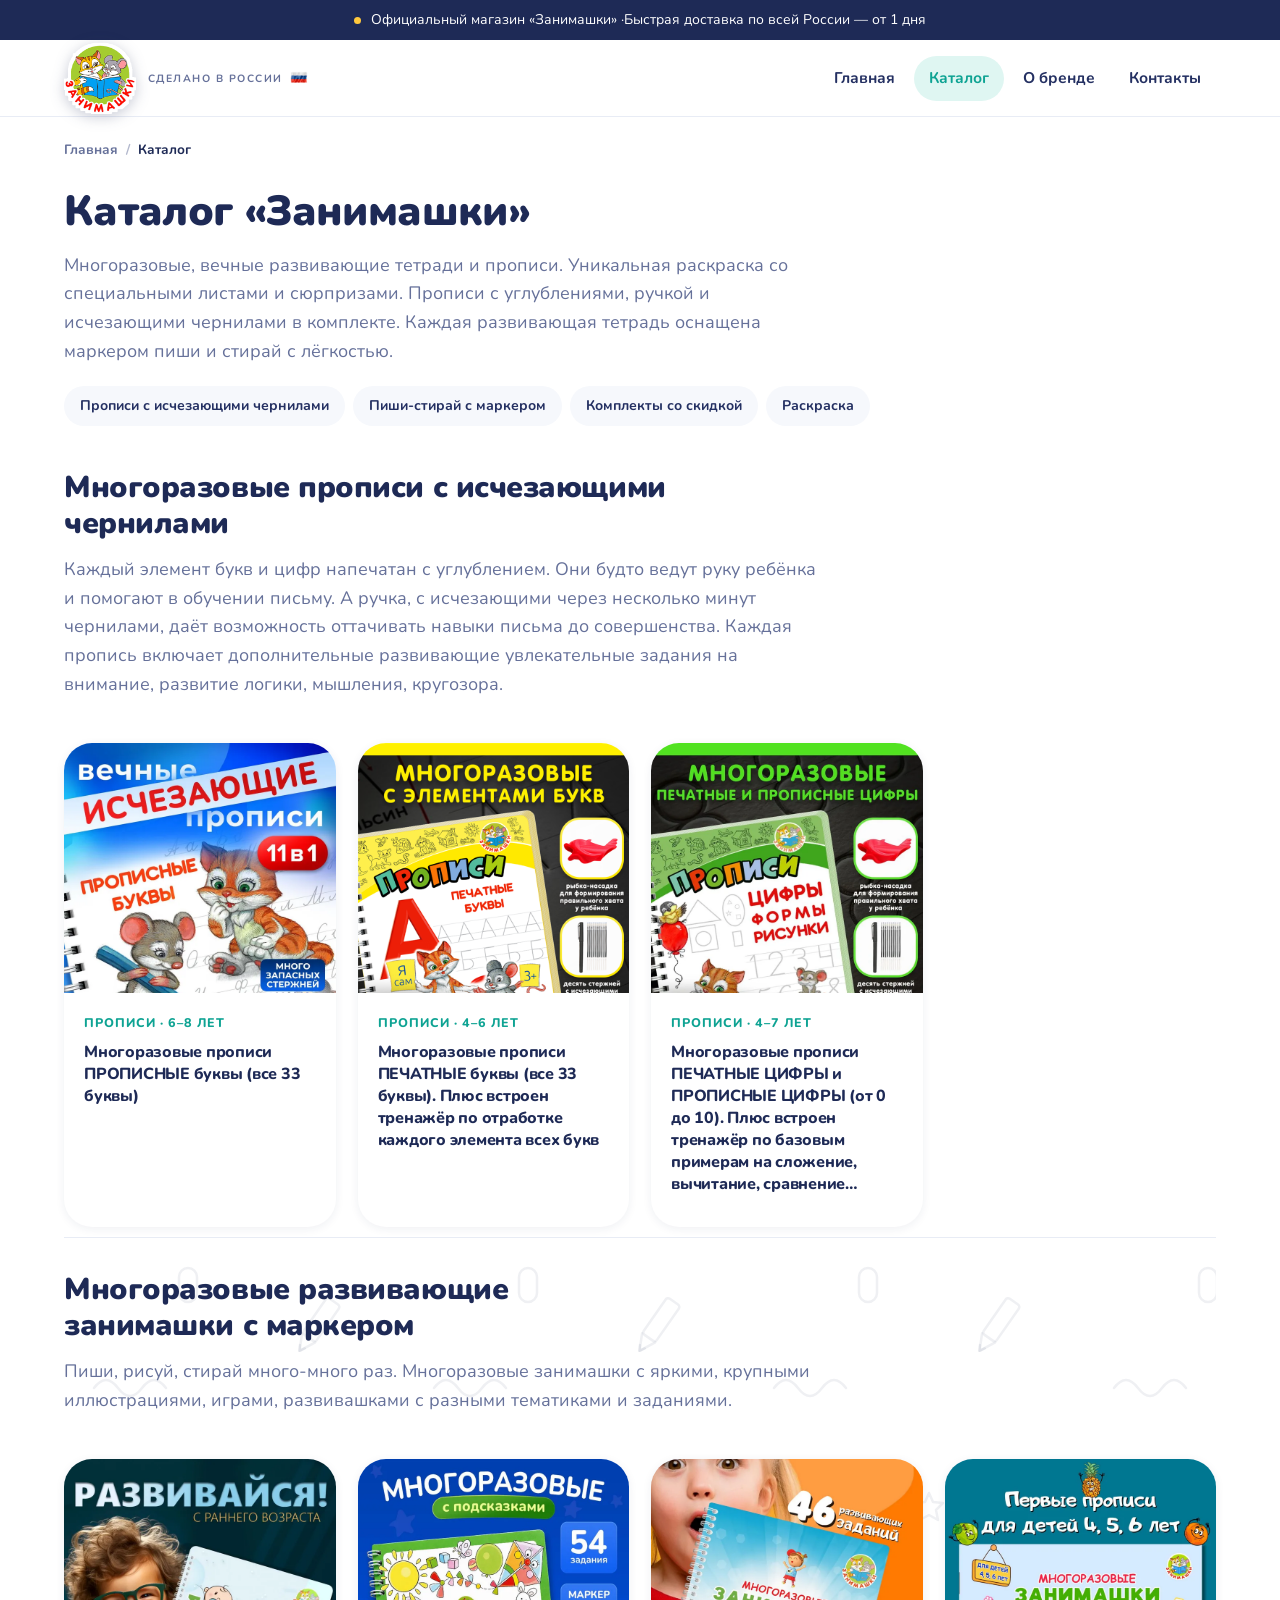
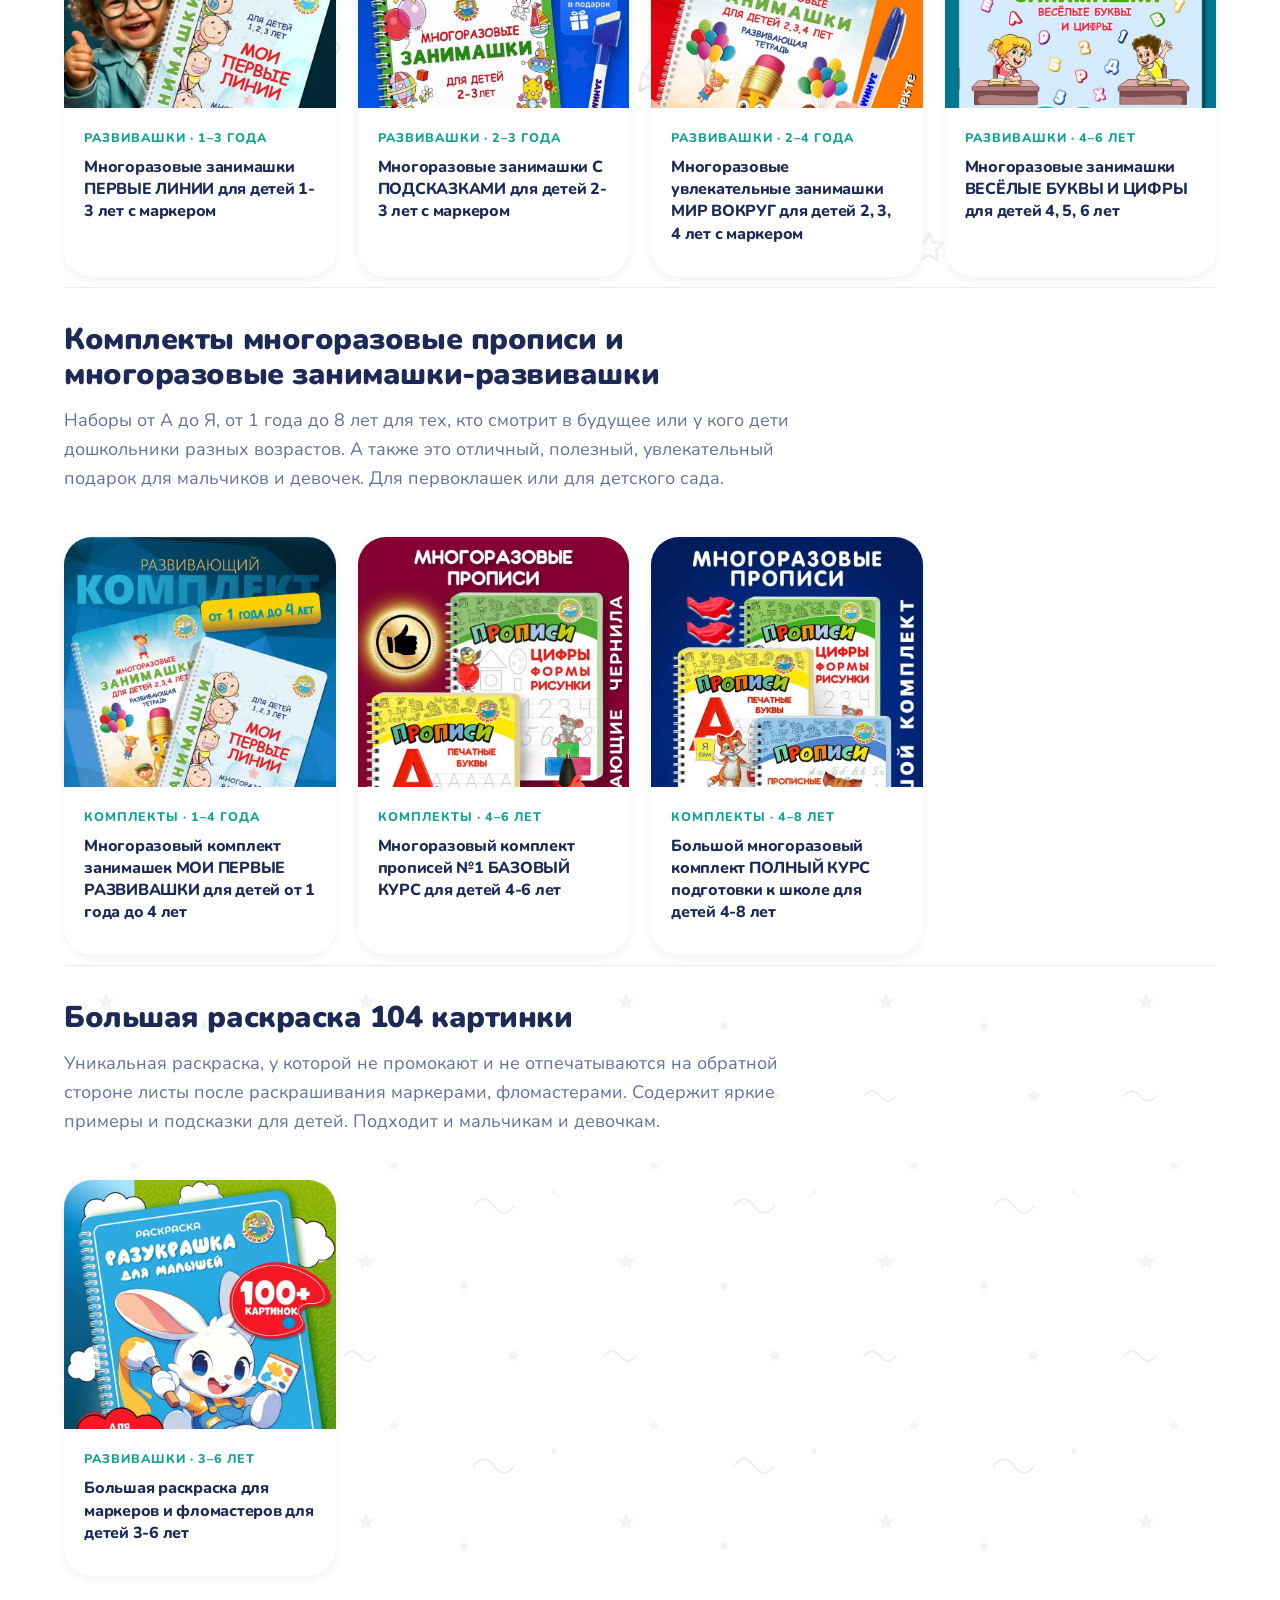
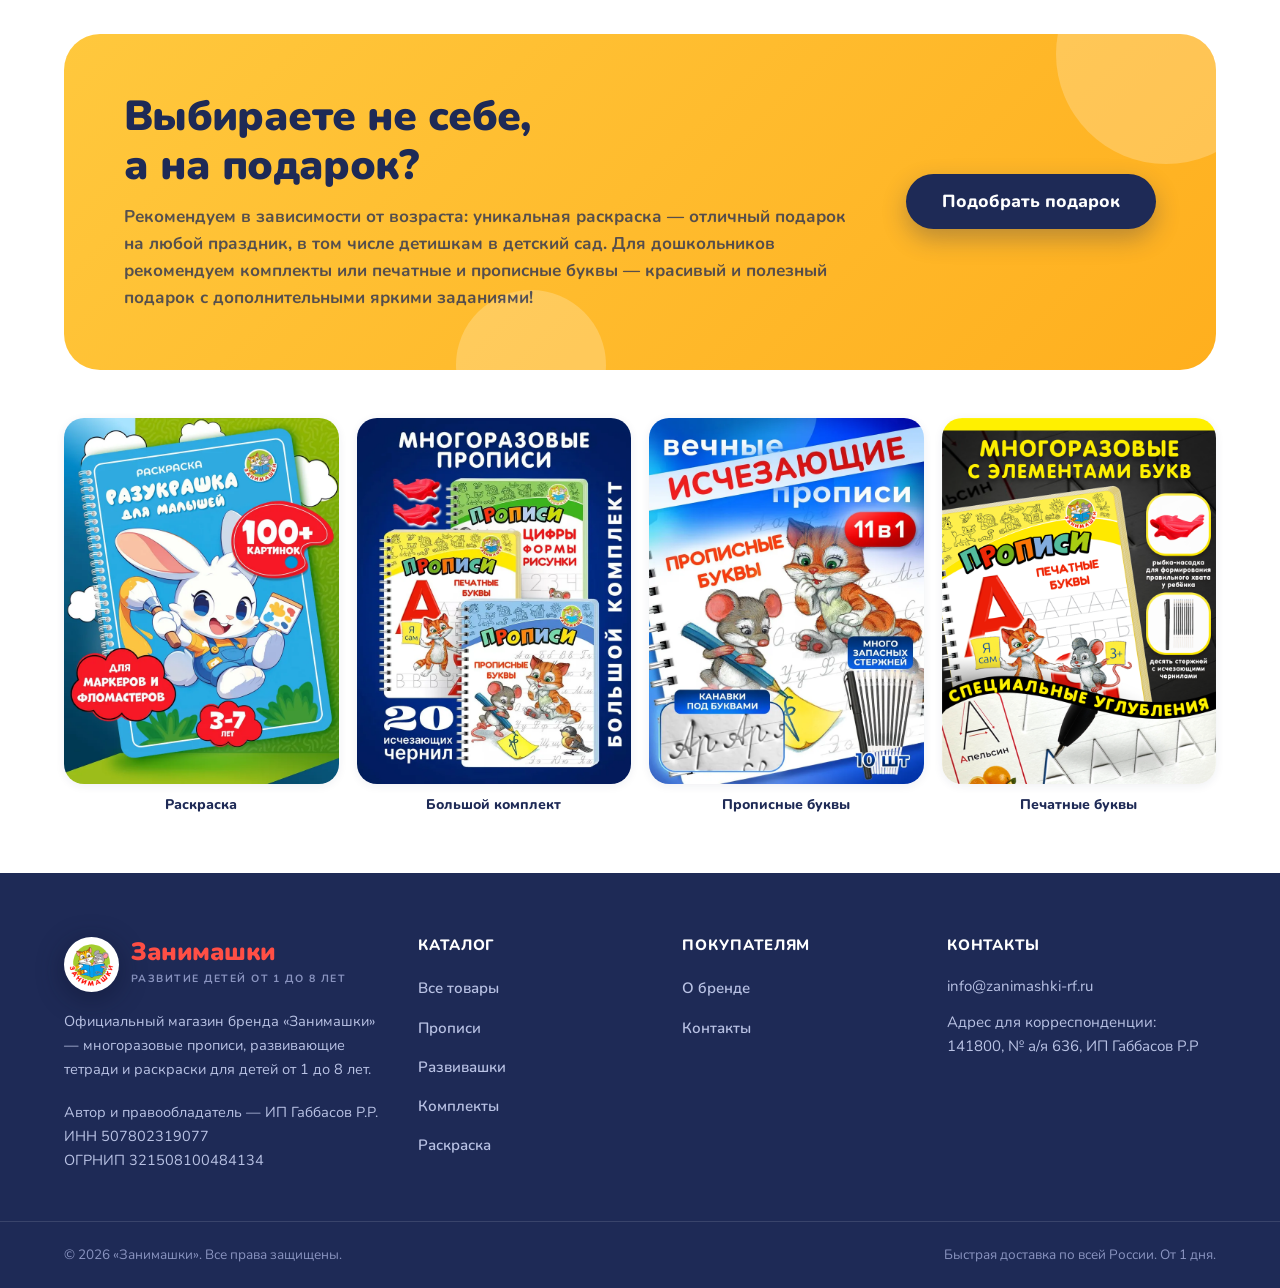
<file: catalog.html>
<!DOCTYPE html>
<html lang="ru">
<head>
  <meta charset="UTF-8">
  <meta name="viewport" content="width=device-width, initial-scale=1.0">
  <title>Каталог Занимашки — прописи с исчезающими чернилами, тетради пиши-стирай, комплекты и раскраски</title>
  <meta name="description" content="Каталог официального магазина «Занимашки»: прописи с исчезающими чернилами и углублениями, многоразовые тетради пиши-стирай с маркером, выгодные комплекты для подготовки к школе и большая раскраска. Маркер в комплекте, быстрая доставка по всей России.">
  <meta name="keywords" content="прописи с исчезающими чернилами, тетради пиши-стирай с маркером, комплекты прописей, многоразовая раскраска, развивающие пособия 3-4-5-6-7 лет, каталог занимашки">
  <link rel="canonical" href="https://zanimashki.ru/catalog.html">
  <meta property="og:type" content="website">
  <meta property="og:title" content="Каталог Занимашки — прописи, пиши-стирай, комплекты и раскраски">
  <meta property="og:description" content="4 раздела: прописи с исчезающими чернилами, тетради пиши-стирай с маркером, комплекты со скидкой и большая раскраска.">
  <meta property="og:image" content="https://zanimashki.ru/assets/logo.png">
  <link rel="icon" type="image/png" href="assets/favicon.png">
  <link rel="apple-touch-icon" href="assets/favicon.png">
  <link rel="preconnect" href="https://fonts.googleapis.com">
  <link rel="preconnect" href="https://fonts.gstatic.com" crossorigin>
  <link href="https://fonts.googleapis.com/css2?family=Nunito:wght@400;600;700;800;900&display=swap" rel="stylesheet">
  <link rel="stylesheet" href="css/style.css?v=22">
</head>
<body data-page="catalog">
  <div id="app-header"></div>

  <main>
    <div class="container">
      <nav class="breadcrumbs" aria-label="Хлебные крошки">
        <ol>
          <li><a href="index.html">Главная</a></li>
          <li class="sep">/</li>
          <li class="cur" aria-current="page">Каталог</li>
        </ol>
      </nav>

      <div class="section-head" style="margin-top:26px; margin-bottom:20px">
        <h1 class="h2">Каталог «Занимашки»</h1>
        <p>Многоразовые, вечные развивающие тетради и прописи. Уникальная раскраска со специальными листами и сюрпризами. Прописи с углублениями, ручкой и исчезающими чернилами в комплекте. Каждая развивающая тетрадь оснащена маркером пиши и стирай с лёгкостью.</p>
      </div>

      <nav class="block-nav" aria-label="Разделы каталога">
        <a class="chip" href="#b-propisi">Прописи с исчезающими чернилами</a>
        <a class="chip" href="#b-stiray">Пиши-стирай с маркером</a>
        <a class="chip" href="#b-komplekty">Комплекты со скидкой</a>
        <a class="chip" href="#b-raskraski">Раскраска</a>
      </nav>

      <!-- Блок 1. Прописи с исчезающими чернилами -->
      <section class="catalog-block" id="b-propisi">
        <div class="section-head">
          <h2 class="h3" style="font-size:clamp(24px,2.6vw,30px)">Многоразовые прописи с исчезающими чернилами</h2>
          <p>Каждый элемент букв и цифр напечатан с углублением. Они будто ведут руку ребёнка и помогают в обучении письму. А ручка, с исчезающими через несколько минут чернилами, даёт возможность оттачивать навыки письма до совершенства. Каждая пропись включает дополнительные развивающие увлекательные задания на внимание, развитие логики, мышления, кругозора.</p>
        </div>
        <div class="products-grid" data-block="propisi"></div>
      </section>

      <!-- Блок 2. Пиши-стирай с маркером -->
      <section class="catalog-block bg-kids-doodles" id="b-stiray">
        <div class="section-head">
          <h2 class="h3" style="font-size:clamp(24px,2.6vw,30px)">Многоразовые развивающие занимашки&nbsp;с&nbsp;маркером</h2>
          <p>Пиши, рисуй, стирай много-много раз. Многоразовые занимашки с яркими, крупными иллюстрациями, играми, развивашками с разными тематиками и заданиями.</p>
        </div>
        <div class="products-grid" data-block="stiray"></div>
      </section>

      <!-- Блок 3. Комплекты: прописи и пиши-стирай -->
      <section class="catalog-block" id="b-komplekty">
        <div class="section-head">
          <h2 class="h3" style="font-size:clamp(24px,2.6vw,30px)">Комплекты многоразовые прописи и многоразовые занимашки-развивашки</h2>
          <p>Наборы от А до Я, от 1 года до 8 лет для тех, кто смотрит в будущее или у кого дети дошкольники разных возрастов. А также это отличный, полезный, увлекательный подарок для мальчиков и девочек. Для первоклашек или для детского сада.</p>
        </div>
        <div class="products-grid" data-block="komplekty"></div>
      </section>

      <!-- Блок 4. Раскраска -->
      <section class="catalog-block bg-kids-stars" id="b-raskraski">
        <div class="section-head">
          <h2 class="h3" style="font-size:clamp(24px,2.6vw,30px)">Большая раскраска 104 картинки</h2>
          <p>Уникальная раскраска, у которой не промокают и не отпечатываются на обратной стороне листы после раскрашивания маркерами, фломастерами. Содержит яркие примеры и подсказки для детей. Подходит и мальчикам и девочкам.</p>
        </div>
        <div class="products-grid" data-block="raskraski"></div>
      </section>

      <div class="cta-panel reveal" style="margin-top:48px; margin-bottom:48px">
        <div>
          <h2 class="h2">Выбираете не себе,<br>а на подарок?</h2>
          <p>Рекомендуем в зависимости от возраста: уникальная раскраска — отличный подарок на любой праздник, в том числе детишкам в детский сад. Для дошкольников рекомендуем комплекты или печатные и прописные буквы — красивый и полезный подарок с дополнительными яркими заданиями!</p>
        </div>
        <a class="btn btn-navy btn-lg" href="catalog.html">Подобрать подарок</a>
      </div>

      <div class="picks-row reveal" id="gift-picks"></div>
    </div>
  </main>

  <div id="app-footer"></div>

  <script src="js/products.js?v=5"></script>
  <script src="js/covers.js?v=3"></script>
  <script src="js/main.js?v=4"></script>
  <script src="js/catalog.js?v=10"></script>
  <script>
    // Кликабельные обложки-подарки под жёлтой плашкой
    document.getElementById('gift-picks').innerHTML = [
      { id: 'raskraska-bolshaya', label: 'Раскраска' },
      { id: 'komplekt-gotovimsya-k-shkole', label: 'Большой комплект' },
      { id: 'propisi-bukvy-s-uglubleniyami', label: 'Прописные буквы' },
      { id: 'propisi-trenazher-pocherk', label: 'Печатные буквы' }
    ].map(item => {
      const prod = findProduct(item.id);
      return prod ? `<a class="pick" href="product.html?id=${item.id}"><span class="pick-img">${productMedia(prod)}</span><span class="pick-name">${item.label}</span></a>` : '';
    }).join('');
  </script>
</body>
</html>
</file>
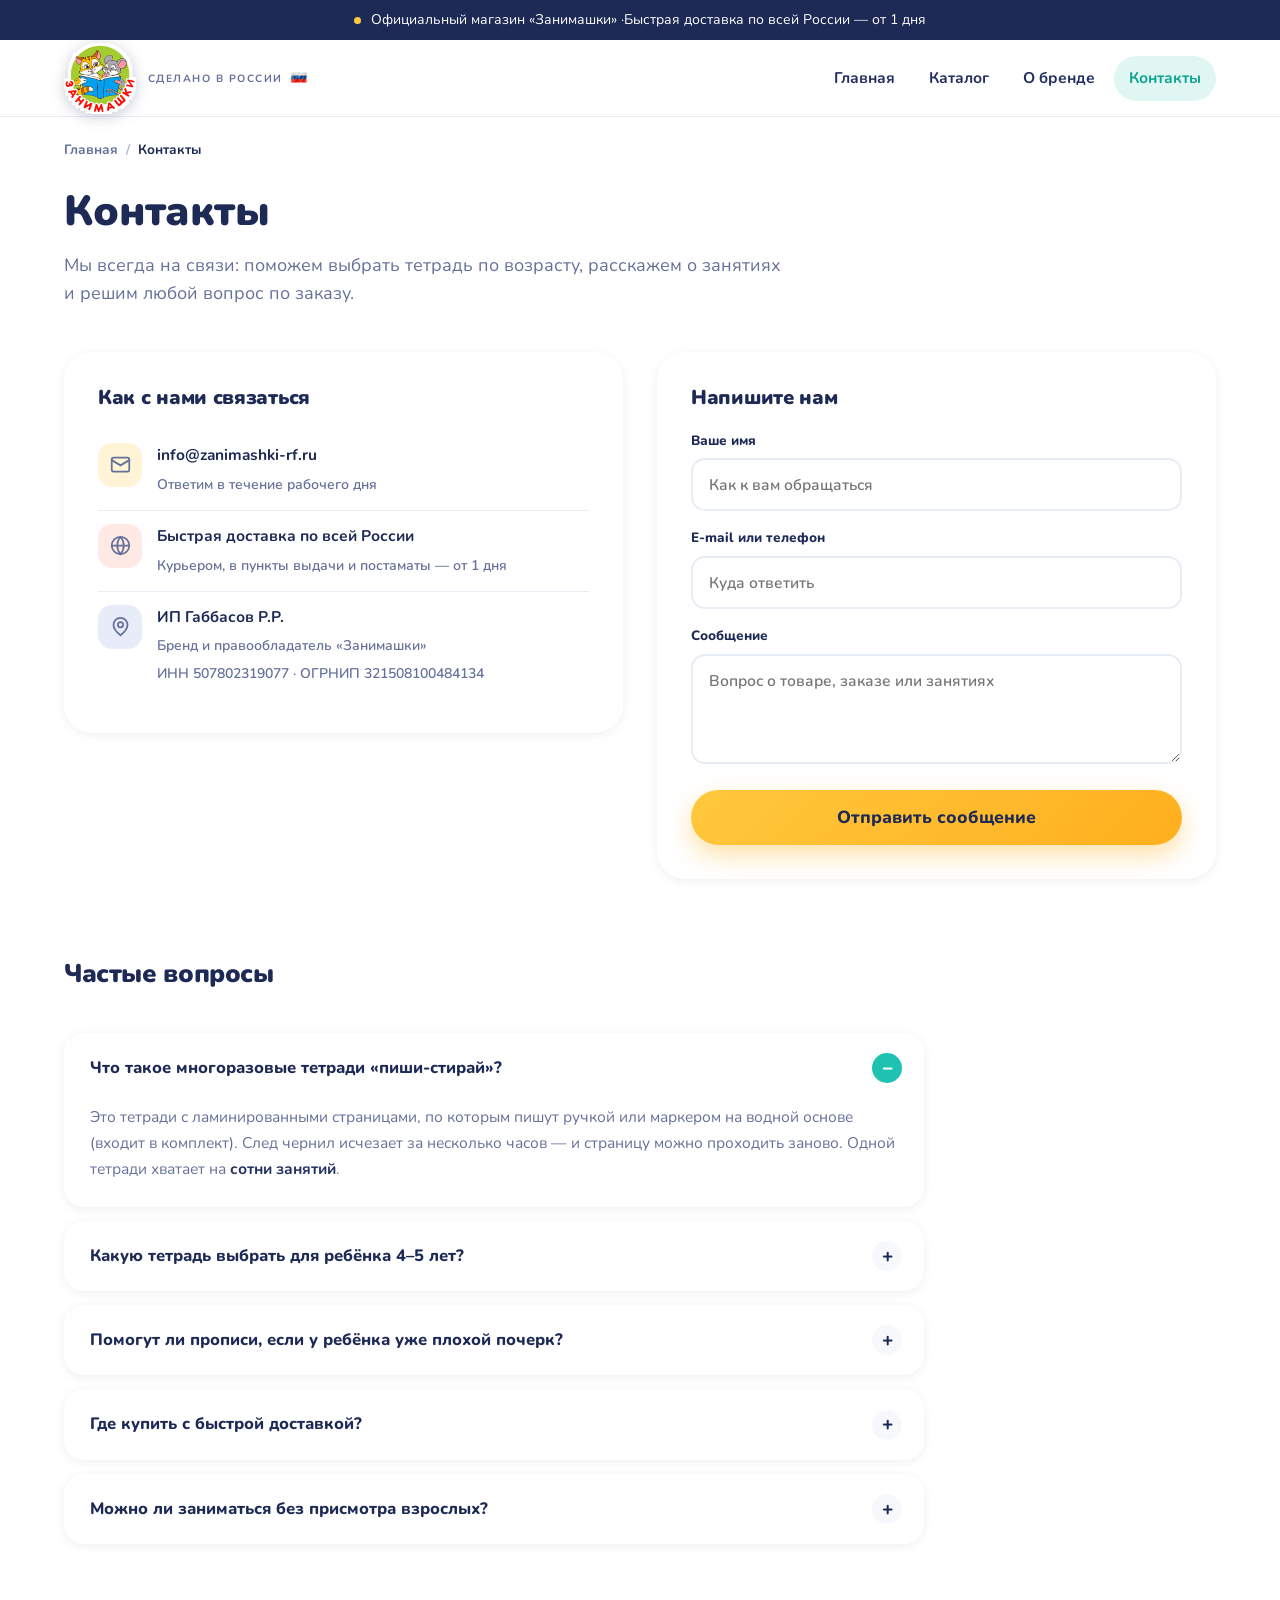
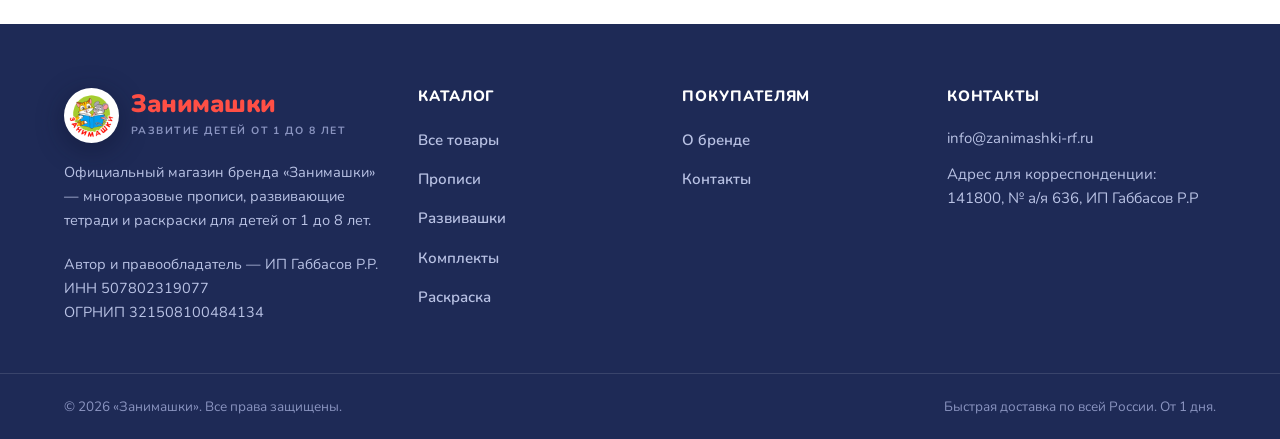
<file: contacts.html>
<!DOCTYPE html>
<html lang="ru">
<head>
  <meta charset="UTF-8">
  <meta name="viewport" content="width=device-width, initial-scale=1.0">
  <title>Контакты и FAQ — официальный магазин Занимашки | Связаться с брендом</title>
  <meta name="description" content="Контакты официального магазина «Занимашки»: почта, часы работы, форма обратной связи. Ответы на частые вопросы о многоразовых тетрадях пиши-стирай, доставке и заказах.">
  <link rel="canonical" href="https://zanimashki.ru/contacts.html">
  <meta property="og:type" content="website">
  <meta property="og:title" content="Контакты — Занимашки">
  <meta property="og:description" content="Свяжитесь с официальным магазином бренда «Занимашки».">
  <meta property="og:image" content="https://zanimashki.ru/assets/logo.png">
  <link rel="icon" type="image/png" href="assets/favicon.png">
  <link rel="apple-touch-icon" href="assets/favicon.png">
  <link rel="preconnect" href="https://fonts.googleapis.com">
  <link rel="preconnect" href="https://fonts.gstatic.com" crossorigin>
  <link href="https://fonts.googleapis.com/css2?family=Nunito:wght@400;600;700;800;900&display=swap" rel="stylesheet">
  <link rel="stylesheet" href="css/style.css?v=22">
</head>
<body data-page="contacts">
  <div id="app-header"></div>

  <main>
    <div class="container">
      <nav class="breadcrumbs" aria-label="Хлебные крошки">
        <ol>
          <li><a href="index.html">Главная</a></li>
          <li class="sep">/</li>
          <li class="cur" aria-current="page">Контакты</li>
        </ol>
      </nav>

      <div class="section-head" style="margin-top:26px">
        <h1 class="h2">Контакты</h1>
        <p>Мы всегда на связи: поможем выбрать тетрадь по возрасту, расскажем о занятиях и&nbsp;решим любой вопрос по заказу.</p>
      </div>

      <div class="contacts-layout">
        <div class="contact-card">
          <h3>Как с нами связаться</h3>
          <!-- Замените на реальные реквизиты магазина -->
          <div class="contact-row">
            <span class="ic ic-yellow"><svg viewBox="0 0 24 24" fill="none" stroke="currentColor" stroke-width="2" stroke-linecap="round" stroke-linejoin="round"><rect x="2" y="4" width="20" height="16" rx="2"/><path d="M22 7l-10 6L2 7"/></svg></span>
            <div><b>info@zanimashki-rf.ru</b><span>Ответим в течение рабочего дня</span></div>
          </div>
          <div class="contact-row">
            <span class="ic ic-coral"><svg viewBox="0 0 24 24" fill="none" stroke="currentColor" stroke-width="2" stroke-linecap="round" stroke-linejoin="round"><circle cx="12" cy="12" r="10"/><path d="M2 12h20M12 2a15.3 15.3 0 0 1 0 20 15.3 15.3 0 0 1 0-20z"/></svg></span>
            <div><b>Быстрая доставка по всей России</b><span>Курьером, в пункты выдачи и постаматы — от 1 дня</span></div>
          </div>
          <div class="contact-row">
            <span class="ic ic-navy"><svg viewBox="0 0 24 24" fill="none" stroke="currentColor" stroke-width="2" stroke-linecap="round" stroke-linejoin="round"><path d="M20 10c0 6-8 12-8 12S4 16 4 10a8 8 0 0 1 16 0z"/><circle cx="12" cy="10" r="3"/></svg></span>
            <div><b>ИП Габбасов Р.Р.</b><span>Бренд и правообладатель «Занимашки»<br>ИНН 507802319077 · ОГРНИП 321508100484134</span></div>
          </div>
        </div>

        <div class="contact-card">
          <h3>Напишите нам</h3>
          <form class="form-grid" id="contact-form" style="grid-template-columns:1fr">
            <div class="field"><label for="c-name">Ваше имя</label><input id="c-name" required placeholder="Как к вам обращаться"></div>
            <div class="field"><label for="c-email">E-mail или телефон</label><input id="c-email" required placeholder="Куда ответить"></div>
            <div class="field"><label for="c-msg">Сообщение</label><textarea id="c-msg" required placeholder="Вопрос о товаре, заказе или занятиях"></textarea></div>
          </form>
          <button class="btn btn-primary btn-lg" id="c-send" style="margin-top:18px; width:100%">Отправить сообщение</button>
        </div>
      </div>

      <div class="section-head" id="faq">
        <h2>Частые вопросы</h2>
      </div>
      <div class="faq-list" style="margin-bottom:80px">
        <details class="faq" open>
          <summary>Что такое многоразовые тетради «пиши-стирай»?</summary>
          <div class="faq-body">Это тетради с ламинированными страницами, по которым пишут ручкой или маркером на водной основе (входит в комплект). След чернил исчезает за несколько часов — и страницу можно проходить заново. Одной тетради хватает на <b>сотни занятий</b>.</div>
        </details>
        <details class="faq">
          <summary>Какую тетрадь выбрать для ребёнка 4–5 лет?</summary>
          <div class="faq-body">Начните с развивашек «Весёлые буквы и цифры» — крупные картинки и простые задания. Если ребёнок уже интересуется буквами, берите <a href="product.html?id=propisi-bukvy-s-uglubleniyami" style="color:var(--teal-2); font-weight:800">прописи с углублениями</a> — они бережно готовят руку к письму.</div>
        </details>
        <details class="faq">
          <summary>Помогут ли прописи, если у ребёнка уже плохой почерк?</summary>
          <div class="faq-body">Да — для этого создан <a href="product.html?id=propisi-trenazher-pocherk" style="color:var(--teal-2); font-weight:800">тренажёр «Красивый почерк»</a> для детей 5–10 лет. Углублённый контур возвращает руке правильную траекторию, а регулярные 15-минутные занятия дают результат за 2–3 недели.</div>
        </details>
        <details class="faq">
          <summary>Где купить с быстрой доставкой?</summary>
          <div class="faq-body">Закажите прямо на этом сайте — доставка быстрая и надёжная: курьером, в пункт выдачи или постамат, обычно уже на следующий день.</div>
        </details>
        <details class="faq">
          <summary>Можно ли заниматься без присмотра взрослых?</summary>
          <div class="faq-body">Дети 5+ обычно занимаются сами — задания понятны интуитивно, а стирать и пробовать снова не страшно. Малышам 1–4 лет лучше заниматься вместе с мамой или папой: 15 минут совместной игры дают отличный результат.</div>
        </details>
      </div>
    </div>
  </main>

  <div id="app-footer"></div>

  <script src="js/products.js?v=5"></script>
  <script src="js/covers.js?v=3"></script>
  <script src="js/main.js?v=4"></script>
  <script>
    document.addEventListener('DOMContentLoaded', () => {
      const btn = document.getElementById('c-send');
      if (!btn) return;
      btn.addEventListener('click', () => {
        const form = document.getElementById('contact-form');
        if (!form.reportValidity()) return;
        document.querySelector('.contacts-layout .contact-card:last-child').innerHTML = `
          <div class="form-success" style="padding:20px 10px">
            <div class="ic"><svg viewBox="0 0 24 24" fill="none" stroke="currentColor" stroke-width="3" stroke-linecap="round" stroke-linejoin="round"><path d="M20 6L9 17l-5-5"/></svg></div>
            <b>Сообщение отправлено!</b>
            <p>Спасибо! Мы ответим вам в течение рабочего дня. Если вопрос срочный — позвоните нам.</p>
          </div>`;
      });
    });
  </script>
</body>
</html>
</file>
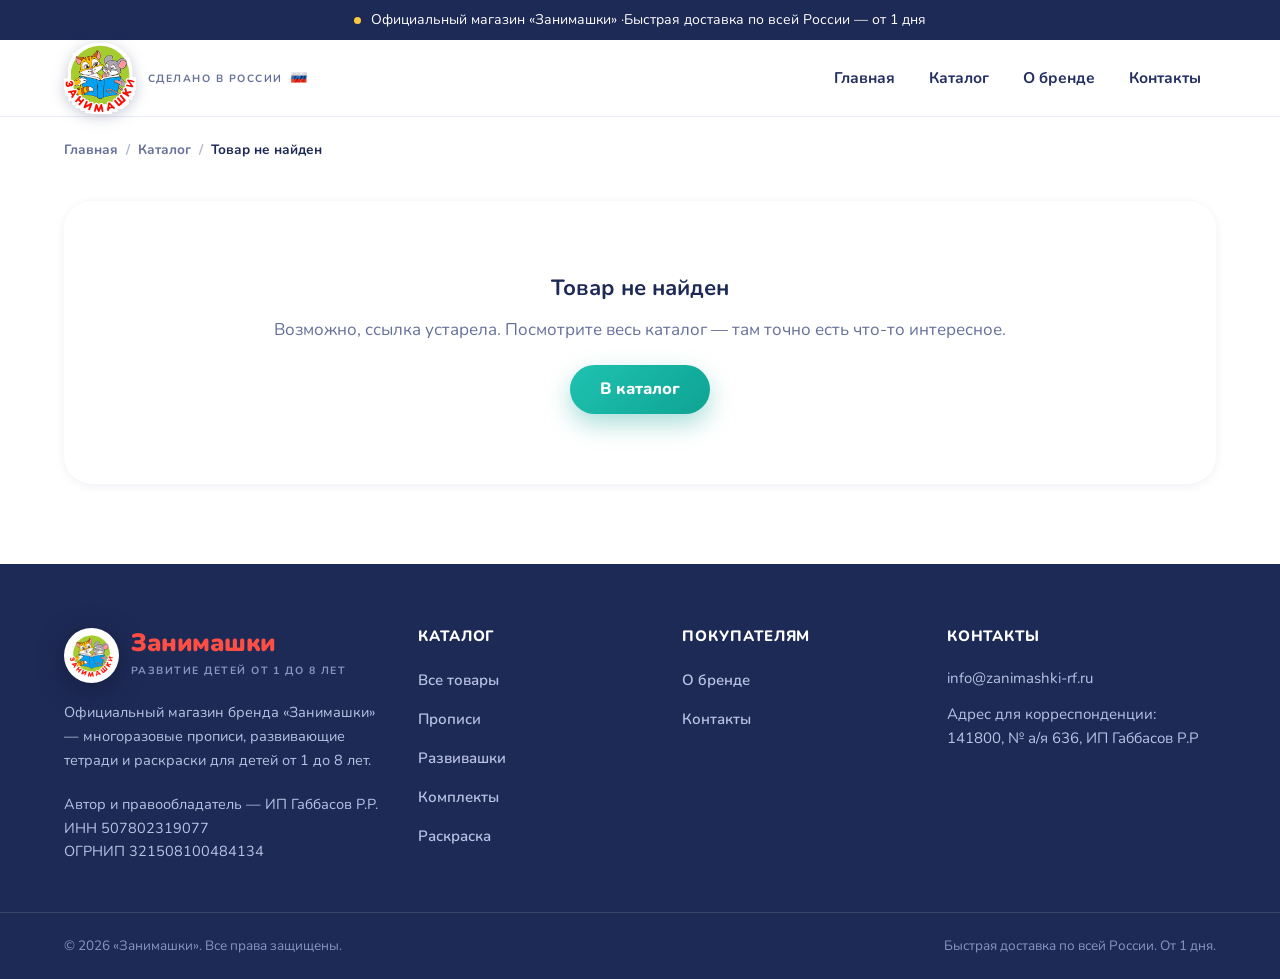
<file: product.html>
<!DOCTYPE html>
<html lang="ru">
<head>
  <meta charset="UTF-8">
  <meta name="viewport" content="width=device-width, initial-scale=1.0">
  <title>Карточка товара — Занимашки | Многоразовые тетради и прописи пиши-стирай</title>
  <meta name="description" content="Многоразовые прописи и развивающие тетради «Занимашки» пиши-стирай: подготовка руки к письму, буквы и цифры, логика и внимание. Маркер в комплекте, быстрая доставка по всей России.">
  <meta name="robots" content="index, follow">
  <link rel="icon" type="image/png" href="assets/favicon.png">
  <link rel="apple-touch-icon" href="assets/favicon.png">
  <link rel="preconnect" href="https://fonts.googleapis.com">
  <link rel="preconnect" href="https://fonts.gstatic.com" crossorigin>
  <link href="https://fonts.googleapis.com/css2?family=Nunito:wght@400;600;700;800;900&display=swap" rel="stylesheet">
  <link rel="stylesheet" href="css/style.css?v=22">
</head>
<body data-page="product">
  <div id="app-header"></div>

  <main id="product-root">
    <div class="container">
      <nav class="breadcrumbs" aria-label="Хлебные крошки" id="p-breadcrumbs"></nav>
      <div id="p-content"></div>
    </div>
  </main>

  <div id="app-footer"></div>

  <script src="js/products.js?v=5"></script>
  <script src="js/covers.js?v=3"></script>
  <script src="js/main.js?v=4"></script>
  <script src="js/product.js?v=3"></script>
</body>
</html>
</file>
<file: css/style.css>
/* ============================================================
   Занимашки — официальный магазин многоразовых тетрадей
   Дизайн-система: тёплый жёлтый · бирюзовый · коралловый · тёмно-синий
   ============================================================ */

:root {
  --yellow: #FFC83D;
  --yellow-2: #FFAF1E;
  --yellow-soft: #FFF4D6;
  --teal: #1FC2B1;
  --teal-2: #0EA393;
  --teal-soft: #DFF6F2;
  --coral: #FF6F61;
  --coral-2: #F04E3E;
  --coral-soft: #FFE9E5;
  --navy: #1E2A56;
  --navy-2: #151F44;
  --ink: #243062;
  --muted: #66719A;
  --bg: #FFFFFF;
  --bg-soft: #F6F8FC;
  --cream: #FFFBF1;
  --line: #E8ECF5;
  --radius-s: 14px;
  --radius-m: 20px;
  --radius-l: 28px;
  --radius-xl: 36px;
  --shadow-s: 0 2px 10px rgba(30, 42, 86, .07);
  --shadow-m: 0 14px 34px rgba(30, 42, 86, .10);
  --shadow-l: 0 26px 60px rgba(30, 42, 86, .16);
  --font: 'Nunito', 'Segoe UI', system-ui, -apple-system, sans-serif;
  --container: 1200px;
}

* { margin: 0; padding: 0; box-sizing: border-box; }

html { scroll-behavior: smooth; }

body {
  font-family: var(--font);
  color: var(--ink);
  background: var(--bg);
  font-size: 17px;
  line-height: 1.6;
  -webkit-font-smoothing: antialiased;
  overflow-x: hidden;
}

img, svg { display: block; max-width: 100%; }
a { color: inherit; text-decoration: none; }
ul, ol { list-style: none; }
button { font-family: inherit; cursor: pointer; border: none; background: none; }
input, textarea, select { font-family: inherit; }

.container { max-width: var(--container); margin: 0 auto; padding: 0 24px; }

/* ---------- Типографика ---------- */
h1, h2, h3, h4 { line-height: 1.18; font-weight: 900; color: var(--navy); letter-spacing: -.015em; }
.h1 { font-size: clamp(34px, 4.6vw, 58px); }
.h2 { font-size: clamp(28px, 3.4vw, 42px); }
.h3 { font-size: clamp(20px, 2.2vw, 25px); }

.section-head { max-width: 760px; margin-bottom: 44px; }
.section-head.center { margin-left: auto; margin-right: auto; text-align: center; }
.section-head p { margin-top: 14px; color: var(--muted); font-size: 18px; }

.section { padding: 92px 0; }
.section-soft { background: var(--bg-soft); }
.section-cream { background: var(--cream); }

mark.hl {
  background: linear-gradient(100deg, var(--yellow), #FFDB7A);
  color: var(--navy);
  padding: .04em .18em;
  border-radius: 10px;
  box-decoration-break: clone;
  -webkit-box-decoration-break: clone;
}

/* Жёлтое слово в заголовке — градиент кнопки «Смотреть каталог», без плашки */
.hl-text {
  color: #FF1000;
}

.eyebrow {
  display: inline-flex; align-items: center; gap: 8px;
  font-size: 13.5px; font-weight: 800; letter-spacing: .12em; text-transform: uppercase;
  color: var(--teal-2); margin-bottom: 16px;
}
.eyebrow::before { content: ""; width: 26px; height: 3px; border-radius: 3px; background: var(--yellow); }

/* ---------- Кнопки ---------- */
.btn {
  display: inline-flex; align-items: center; justify-content: center; gap: 10px;
  padding: 16px 30px; border-radius: 999px;
  font-weight: 800; font-size: 16.5px; line-height: 1;
  transition: transform .18s ease, box-shadow .18s ease, background .18s ease;
  white-space: nowrap;
}
.btn:active { transform: translateY(1px) scale(.99); }
.btn-primary {
  background: linear-gradient(135deg, var(--yellow), var(--yellow-2));
  color: var(--navy);
  box-shadow: 0 10px 24px rgba(255, 175, 30, .38);
}
.btn-primary:hover { transform: translateY(-2px); box-shadow: 0 14px 30px rgba(255, 175, 30, .48); }
.btn-teal {
  background: linear-gradient(135deg, var(--teal), var(--teal-2));
  color: #fff;
  box-shadow: 0 10px 24px rgba(14, 163, 147, .35);
}
.btn-teal:hover { transform: translateY(-2px); box-shadow: 0 14px 30px rgba(14, 163, 147, .45); }
.btn-ghost {
  background: #fff; color: var(--navy);
  box-shadow: inset 0 0 0 2px var(--line);
}
.btn-ghost:hover { box-shadow: inset 0 0 0 2px var(--teal), var(--shadow-s); transform: translateY(-2px); }
.btn-navy { background: var(--navy); color: #fff; box-shadow: 0 10px 24px rgba(30, 42, 86, .3); }
.btn-navy:hover { transform: translateY(-2px); background: var(--navy-2); }
.btn-lg { padding: 19px 36px; font-size: 17.5px; }
.btn-sm { padding: 11px 20px; font-size: 14.5px; }
.btn svg { width: 20px; height: 20px; flex: none; }

/* ---------- Верхняя полоса ---------- */
.topbar { background: var(--navy); color: #fff; font-size: 14px; }
.topbar-in {
  display: flex; align-items: center; justify-content: center; gap: 10px; flex-wrap: wrap;
  padding: 9px 24px; max-width: var(--container); margin: 0 auto;
}
.topbar .dot { width: 7px; height: 7px; border-radius: 50%; background: var(--yellow); animation: pulse 2.2s infinite; }
@keyframes pulse { 0%,100% { opacity: 1; } 50% { opacity: .35; } }
.topbar b { color: var(--yellow); }
/* На десктопе перенос в топбаре скрыт — текст в одну строку */
.topbar-br { display: none; }

/* ---------- Шапка ---------- */
.header {
  position: sticky; top: 0; z-index: 90;
  background: rgba(255, 255, 255, .92);
  backdrop-filter: blur(14px);
  border-bottom: 1px solid var(--line);
}
.header-in { display: flex; align-items: center; gap: 28px; height: 76px; max-width: var(--container); margin: 0 auto; padding: 0 24px; }

.logo { display: flex; align-items: center; gap: 12px; flex: none; }
.logo-badge {
  width: 55px; height: 55px; flex: none;
  filter: drop-shadow(0 3px 7px rgba(30, 42, 86, .25));
}
/* Версия на тёмном футере: ровный белый круг-подложка вокруг логотипа */
.logo-badge-footer {
  background: #fff;
  border-radius: 50%;
  padding: 5px;
  filter: drop-shadow(0 6px 14px rgba(8, 14, 38, .45));
}
.logo-word {
  font-size: 25px; font-weight: 900; color: #E8352E;
  letter-spacing: -.02em; line-height: 1;
}
.logo-sub { display: block; font-size: 10.5px; font-weight: 700; letter-spacing: .14em; text-transform: uppercase; color: var(--muted); margin-top: 3px; }
/* В шапке логотип на 30% крупнее базового (55px → 72px) */
.header .logo-badge { width: 72px; height: 72px; }
.logo-flag { display: inline-block; height: 13px; width: auto; margin-left: 7px; vertical-align: -2px; }

.nav { display: flex; align-items: center; gap: 4px; margin: 0 0 0 auto; }
.nav a {
  padding: 10px 15px; border-radius: 999px;
  font-weight: 700; font-size: 15.5px; color: var(--ink);
  transition: background .15s ease, color .15s ease;
}
.nav a:hover { background: var(--bg-soft); color: var(--navy); }
.nav a.active { background: var(--teal-soft); color: var(--teal-2); }

.header-actions { display: flex; align-items: center; gap: 12px; flex: none; margin-right: -28px; }

.burger { display: none; width: 46px; height: 46px; border-radius: 14px; background: var(--bg-soft); align-items: center; justify-content: center; }
.burger svg { width: 22px; height: 22px; color: var(--navy); }

.mobile-menu {
  display: none; position: absolute; top: 100%; left: 0; right: 0;
  background: #fff; border-bottom: 1px solid var(--line);
  box-shadow: var(--shadow-m); padding: 12px 24px 22px;
}
.mobile-menu.open { display: block; }
.mobile-menu a { display: block; padding: 13px 6px; font-weight: 700; font-size: 17px; border-bottom: 1px solid var(--line); color: var(--ink); }
.mobile-menu a:last-child { border-bottom: none; }

/* ---------- Hero ---------- */
.hero {
  position: relative; overflow: hidden;
  background:
    radial-gradient(760px 420px at 88% -10%, rgba(31, 194, 177, .16), transparent 60%),
    radial-gradient(620px 420px at -8% 110%, rgba(255, 111, 97, .13), transparent 60%),
    var(--cream);
}
/* .hero .hero-in — повышенная специфичность, чтобы паддинги не перебивались
   поздним правилом .container из медиазапроса 620px */
.hero .hero-in { display: grid; grid-template-columns: 1.06fr .94fr; gap: 48px; align-items: center; padding: 24px 0 56px; }
.hero-copy { position: relative; z-index: 1; }

.hero-rating {
  display: inline-flex; align-items: center; gap: 10px;
  background: #fff; border-radius: 999px; padding: 8px 16px 8px 12px;
  box-shadow: var(--shadow-s); font-weight: 800; font-size: 15px; color: var(--navy);
  margin-bottom: 14px;
}
.hero-rating .stars { display: inline-flex; gap: 2px; }
.hero-rating .stars svg { width: 17px; height: 17px; }
.hero-rating span b { color: var(--teal-2); }

.hero h1 { margin-bottom: 14px; }
.hero-sub { font-size: 17.5px; color: var(--muted); max-width: 560px; margin-bottom: 20px; }
.hero-sub b { color: var(--ink); }
.hero-sub-note { display: block; margin-top: 4px; font-size: 15px; font-weight: 600; }

/* Логотипы маркетплейсов в hero */
.hero-markets { display: flex; align-items: center; gap: 30px; flex-wrap: wrap; margin-bottom: 30px; }
.market { display: block; }
.market img { height: 32px; width: auto; display: block; }

.hero-cta { display: flex; gap: 10px; flex-wrap: wrap; margin-bottom: 56px; }
.hero-cta .btn { padding: 12px 20px; font-size: 15px; }

.hero-stats { display: flex; gap: 10px; flex-wrap: wrap; }
.stat-chip {
  background: #fff; border-radius: var(--radius-m); padding: 10px 12px;
  box-shadow: var(--shadow-s); flex: 1; min-width: 0;
}
.stat-chip b { display: flex; align-items: baseline; gap: 4px; font-size: 20px; font-weight: 900; color: var(--navy); line-height: 1.1; white-space: nowrap; }
.stat-chip b em { font-style: normal; color: var(--coral); font-size: 15px; }
.stat-chip span { display: block; font-size: 12px; color: var(--muted); font-weight: 700; margin-top: 2px; overflow-wrap: break-word; }

.hero-visual { position: relative; }
/* Верхний и нижний края картинки мягко растворяются в фоне героя */
.hero-art {
  display: block; width: 100%; height: auto; border-radius: 28px;
  -webkit-mask-image: linear-gradient(to bottom, transparent, #000 7%, #000 93%, transparent);
          mask-image: linear-gradient(to bottom, transparent, #000 7%, #000 93%, transparent);
}

/* Кнопки воспроизведения и звука — рядом под видео (автозапуск возможен только без звука) */
.hero-controls { display: flex; justify-content: flex-end; gap: 10px; margin-top: 14px; }
.hero-play, .hero-sound {
  width: 44px; height: 44px; border-radius: 50%; border: none;
  background: #fff; box-shadow: var(--shadow-s); cursor: pointer;
  display: flex; align-items: center; justify-content: center;
  transition: transform .15s ease;
}
.hero-play:hover, .hero-sound:hover { transform: scale(1.08); }
.hero-play svg, .hero-sound svg { width: 22px; height: 22px; color: var(--navy); }
.hero-play .ic-pause { display: none; }
.hero-play.is-playing .ic-pause { display: block; }
.hero-play.is-playing .ic-play { display: none; }
.hero-sound .ic-on { display: none; }
.hero-sound.is-on .ic-on { display: block; }
.hero-sound.is-on .ic-off { display: none; }

/* ---------- Бегущая строка ---------- */
.ticker { background: var(--navy); color: #fff; overflow: hidden; padding: 13px 0; }
.ticker-track { display: flex; gap: 44px; width: max-content; animation: ticker 34s linear infinite; }
.ticker-item { display: inline-flex; align-items: center; gap: 12px; font-weight: 700; font-size: 15px; white-space: nowrap; }
.ticker-item svg { width: 17px; height: 17px; color: var(--yellow); flex: none; }
@keyframes ticker { from { transform: translateX(0); } to { transform: translateX(-50%); } }

/* ---------- Преимущества ---------- */
.benefits-grid { display: grid; grid-template-columns: repeat(5, 1fr); gap: 18px; }
.benefit {
  background: #fff; border-radius: var(--radius-l); padding: 28px 22px;
  box-shadow: var(--shadow-s); text-align: center;
  transition: transform .2s ease, box-shadow .2s ease;
}
.benefit:hover { transform: translateY(-5px); box-shadow: var(--shadow-m); }
.benefit .ic {
  width: 62px; height: 62px; margin: 0 auto 16px; border-radius: 20px;
  display: flex; align-items: center; justify-content: center;
}
.benefit .ic svg { width: 30px; height: 30px; }
.benefit b { display: block; font-size: 16px; font-weight: 800; color: var(--navy); margin-bottom: 7px; line-height: 1.3; }
.benefit p { font-size: 13.8px; color: var(--muted); line-height: 1.5; }
.ic-yellow { background: var(--yellow-soft); color: var(--yellow-2); }
.ic-teal { background: var(--teal-soft); color: var(--teal-2); }
.ic-coral { background: var(--coral-soft); color: var(--coral-2); }
.ic-navy { background: #E8ECF9; color: var(--navy); }
.ic-green { background: #E4F6EA; color: #279A52; }

/* ---------- Возраст ---------- */
.ages-grid { display: grid; grid-template-columns: repeat(3, 1fr); gap: 22px; }
.age-card {
  position: relative; overflow: hidden; border-radius: var(--radius-xl);
  padding: 34px 30px 30px; color: var(--navy); min-height: 250px;
  display: flex; flex-direction: column;
  transition: transform .22s ease, box-shadow .22s ease;
}
.age-card:hover { transform: translateY(-6px); box-shadow: var(--shadow-l); }
.age-card .age-num { font-size: 15px; font-weight: 900; letter-spacing: .1em; text-transform: uppercase; opacity: .75; }
.age-card h3 { font-size: 25px; margin: 10px 0 10px; }
.age-card p { font-size: 15px; color: var(--ink); opacity: .82; flex: 1; }
.age-card .age-link {
  display: inline-flex; align-items: center; gap: 8px; margin-top: 20px;
  font-weight: 800; font-size: 15.5px;
}
.age-card .age-link svg { width: 18px; height: 18px; transition: transform .18s ease; }
.age-card:hover .age-link svg { transform: translateX(4px); }
.age-card .age-emoji { position: absolute; right: 22px; top: 22px; width: 56px; height: 56px; opacity: .9; }
.age-1 { background: linear-gradient(150deg, #FFF0C8, #FFE08A); }
.age-2 { background: linear-gradient(150deg, #D9F6F1, #A7EAE0); }
.age-3 { background: linear-gradient(150deg, #FFE5E0, #FFC4BA); }

/* ---------- Карточки товаров ---------- */
.products-grid { display: grid; grid-template-columns: repeat(4, 1fr); gap: 22px; }
.p-card {
  position: relative; background: #fff; border-radius: var(--radius-l);
  box-shadow: var(--shadow-s); overflow: hidden; display: flex; flex-direction: column;
  transition: transform .2s ease, box-shadow .2s ease;
}
.p-card:hover { transform: translateY(-6px); box-shadow: var(--shadow-m); }
.p-media { position: relative; aspect-ratio: 1 / 0.92; overflow: hidden; }
.p-media svg { width: 100%; height: 100%; transition: transform .4s ease; }
.p-card:hover .p-media svg { transform: scale(1.045); }
.p-badges { position: absolute; top: 14px; left: 14px; display: flex; flex-direction: column; gap: 7px; z-index: 2; }
.badge {
  display: inline-flex; align-items: center; padding: 6px 13px; border-radius: 999px;
  font-size: 12px; font-weight: 800; letter-spacing: .03em; color: #fff; width: max-content;
}
.badge-hit { background: var(--coral); box-shadow: 0 4px 12px rgba(240, 78, 62, .35); }
.badge-new { background: var(--teal); box-shadow: 0 4px 12px rgba(14, 163, 147, .3); }
.badge-sale { background: var(--yellow-2); color: var(--navy); }
.badge-age { background: rgba(30, 42, 86, .82); backdrop-filter: blur(4px); }
.p-body { display: flex; flex-direction: column; flex: 1; padding: 20px 20px 22px; }
.p-type { font-size: 12.5px; font-weight: 800; letter-spacing: .08em; text-transform: uppercase; color: var(--teal-2); margin-bottom: 8px; }
.p-title {
  font-size: 16px; font-weight: 800; color: var(--navy); line-height: 1.38; margin-bottom: 10px;
  display: -webkit-box; -webkit-line-clamp: 7; -webkit-box-orient: vertical; overflow: hidden;
  min-height: 66px;
}
a.p-title-link:hover .p-title { color: var(--teal-2); }
.stars { display: inline-flex; gap: 2px; }
.stars svg { width: 16px; height: 16px; flex: none; }

.p-rating { display: flex; align-items: center; gap: 7px; font-size: 13.5px; font-weight: 700; color: var(--muted); margin-bottom: 14px; }
.p-rating .stars { display: inline-flex; gap: 1.5px; }
.p-rating .stars svg { width: 15px; height: 15px; }
.p-rating b { color: var(--navy); }
.p-price { font-size: 23px; font-weight: 900; color: var(--navy); }
.p-old { font-size: 15px; font-weight: 700; color: var(--muted); text-decoration: line-through; }
.p-disc { font-size: 12.5px; font-weight: 800; color: var(--coral-2); background: var(--coral-soft); padding: 3px 9px; border-radius: 999px; }

.section-more { text-align: center; margin-top: 44px; }

/* ---------- Блок доставки ---------- */
.delivery-band {
  background:
    radial-gradient(700px 320px at 92% 0%, rgba(0, 91, 255, .35), transparent 60%),
    radial-gradient(560px 300px at 4% 100%, rgba(31, 194, 177, .22), transparent 60%),
    var(--navy);
  border-radius: var(--radius-xl); color: #fff;
  padding: 56px 58px; display: grid; grid-template-columns: 1.1fr .9fr; gap: 48px; align-items: center;
  position: relative; overflow: hidden;
}
.band-chip {
  display: inline-flex; align-items: center; gap: 10px;
  background: linear-gradient(135deg, #005BFF, #0095FF);
  border-radius: 999px; padding: 9px 20px;
  font-weight: 900; font-size: 16px; letter-spacing: .02em;
  box-shadow: 0 8px 22px rgba(0, 91, 255, .45); margin-bottom: 22px;
}
.band-chip svg { width: 18px; height: 18px; }
.delivery-band h2 { color: #fff; margin-bottom: 16px; }
.delivery-band p.lead { color: #B9C2E4; font-size: 17px; margin-bottom: 26px; }
.band-list { display: grid; gap: 14px; }
.band-list li { display: flex; gap: 13px; align-items: flex-start; font-size: 15.5px; line-height: 1.5; color: #E6EAF8; }
.band-list .ok {
  width: 24px; height: 24px; border-radius: 50%; flex: none; margin-top: 2px;
  background: rgba(31, 194, 177, .2); color: var(--teal);
  display: inline-flex; align-items: center; justify-content: center;
}
.band-list .ok svg { width: 13px; height: 13px; }
.band-side {
  background: rgba(255, 255, 255, .07); border: 1px solid rgba(255, 255, 255, .12);
  border-radius: var(--radius-l); padding: 34px; backdrop-filter: blur(6px);
}
.band-side .row { display: flex; justify-content: space-between; align-items: center; padding: 13px 0; border-bottom: 1px solid rgba(255, 255, 255, .1); font-size: 15px; }
.band-side .row:last-child { border-bottom: none; }
.band-side .row span { color: #B9C2E4; }
.band-side .row b { font-size: 17px; }
.band-side .row b.y { color: var(--yellow); }
/* Мобильный перенос в подписи строки статистики; на десктопе скрыт */
.mbr { display: none; }

/* ---------- Шаги ---------- */
.steps-grid { display: grid; grid-template-columns: repeat(4, 1fr); gap: 20px; counter-reset: step; }
.step {
  background: #fff; border-radius: var(--radius-l); padding: 30px 26px;
  box-shadow: var(--shadow-s); position: relative;
}
.step-num {
  width: 46px; height: 46px; border-radius: 16px;
  background: linear-gradient(135deg, var(--teal), var(--teal-2));
  color: #fff; font-size: 20px; font-weight: 900;
  display: flex; align-items: center; justify-content: center; margin-bottom: 18px;
  box-shadow: 0 6px 14px rgba(14, 163, 147, .3);
}
.step:nth-child(2) .step-num { background: linear-gradient(135deg, var(--yellow), var(--yellow-2)); color: var(--navy); box-shadow: 0 6px 14px rgba(255, 175, 30, .32); }
.step:nth-child(3) .step-num { background: linear-gradient(135deg, var(--coral), var(--coral-2)); box-shadow: 0 6px 14px rgba(240, 78, 62, .3); }
.step:nth-child(4) .step-num { background: linear-gradient(135deg, #6C7BD9, var(--navy)); box-shadow: 0 6px 14px rgba(30, 42, 86, .3); }
.step b { display: block; font-size: 17px; font-weight: 800; color: var(--navy); margin-bottom: 9px; }
.step p { font-size: 14.5px; color: var(--muted); line-height: 1.55; }

/* ---------- Почему выбирают ---------- */
.why-grid { display: grid; grid-template-columns: repeat(3, 1fr); gap: 22px; }
.why-card {
  background: #fff; border-radius: var(--radius-l); padding: 34px 30px;
  box-shadow: var(--shadow-s); transition: transform .2s ease, box-shadow .2s ease;
}
.why-card:hover { transform: translateY(-5px); box-shadow: var(--shadow-m); }
.why-card .ic { width: 56px; height: 56px; border-radius: 18px; display: flex; align-items: center; justify-content: center; margin-bottom: 20px; }
.why-card .ic svg { width: 27px; height: 27px; }
.why-card b { display: block; font-size: 18.5px; font-weight: 800; color: var(--navy); margin-bottom: 10px; }
.why-card p { font-size: 15px; color: var(--muted); line-height: 1.6; }

/* ---------- Отзывы ---------- */
.reviews-grid { display: grid; grid-template-columns: repeat(3, 1fr); gap: 22px; }
.review-card {
  background: #fff; border-radius: var(--radius-l); padding: 30px;
  box-shadow: var(--shadow-s); display: flex; flex-direction: column; gap: 14px;
}
.review-top { display: flex; align-items: center; gap: 14px; }
.review-ava {
  width: 48px; height: 48px; border-radius: 50%; flex: none;
  display: flex; align-items: center; justify-content: center;
  color: #fff; font-weight: 900; font-size: 18px;
}
.review-name { font-weight: 800; font-size: 15.5px; color: var(--navy); }
.review-src { display: flex; align-items: center; gap: 6px; font-size: 12.5px; font-weight: 700; color: var(--muted); }
.review-src svg { width: 14px; height: 14px; color: #005BFF; }
.review-text { font-size: 15px; color: var(--ink); line-height: 1.62; flex: 1; }
.review-bottom { display: flex; align-items: center; justify-content: space-between; gap: 10px; font-size: 13px; color: var(--muted); font-weight: 700; }
.review-verdict { color: var(--teal-2); }

/* ---------- Доверие ---------- */
.trust-band { display: grid; grid-template-columns: repeat(4, 1fr); gap: 20px; }
.trust-item { text-align: center; padding: 10px 14px; }
.trust-item b { display: block; font-size: clamp(30px, 3vw, 40px); font-weight: 900; color: var(--navy); line-height: 1.1; }
.trust-item b em { font-style: normal; color: var(--teal-2); }
.trust-item span { display: block; margin-top: 8px; font-size: 14.5px; font-weight: 700; color: var(--muted); }

/* ---------- CTA ---------- */
.cta-panel {
  background: linear-gradient(135deg, var(--yellow), var(--yellow-2));
  border-radius: var(--radius-xl); padding: 58px 60px;
  display: flex; align-items: center; justify-content: space-between; gap: 40px;
  position: relative; overflow: hidden;
}
.cta-panel::before, .cta-panel::after {
  content: ""; position: absolute; border-radius: 50%; background: rgba(255, 255, 255, .22);
}
.cta-panel::before { width: 220px; height: 220px; top: -90px; right: -60px; }
.cta-panel::after { width: 150px; height: 150px; bottom: -70px; left: 34%; }
.cta-panel h2 { color: var(--navy); max-width: 560px; position: relative; z-index: 1; }
.cta-panel p { color: rgba(30, 42, 86, .75); margin-top: 12px; font-weight: 700; position: relative; z-index: 1; }

/* Кликабельные обложки-подарки под плашкой каталога */
.picks-row { display: grid; grid-template-columns: repeat(4, minmax(0, 1fr)); gap: 18px; margin-bottom: 56px; }
.pick { text-align: center; }
.pick .pick-img {
  display: flex; align-items: center; justify-content: center;
  aspect-ratio: 3 / 4; background: #fff; border-radius: var(--radius-m);
  box-shadow: var(--shadow-s); overflow: hidden; transition: transform .15s ease, box-shadow .15s ease;
}
.pick:hover .pick-img { transform: translateY(-4px); box-shadow: var(--shadow-m); }
.pick .pick-img svg { width: 100%; height: 100%; display: block; }
.pick .pick-img img { width: 100%; height: 100%; object-fit: contain; display: block; }
.pick .pick-name { display: inline-block; margin-top: 10px; font-size: 14px; font-weight: 800; color: var(--navy); }

/* Кнопки маркетплейсов под блоками каталога */
.mp-row { display: flex; justify-content: flex-start; gap: 14px; margin-top: 22px; }
.mp-btn { display: block; transition: transform .12s ease, box-shadow .12s ease; }
.mp-btn:hover { transform: translateY(-3px); }
.mp-btn:active { transform: translateY(3px) scale(.94); }
.mp-btn:active img { box-shadow: 1px 2px 5px rgba(30, 42, 86, .35); }
.mp-btn img { display: block; height: 48px; width: 48px; border-radius: 22%; box-shadow: var(--shadow-s); }
.cta-panel .btn { position: relative; z-index: 1; flex: none; }

/* ---------- Подвал ---------- */
.footer { background: var(--navy); color: #fff; margin-top: 0; }
.footer-in { display: grid; grid-template-columns: 1.4fr 1fr 1fr 1.2fr; gap: 40px; padding: 64px 0 48px; }
.footer .logo-word { color: #FF4F45; }
.footer .logo-sub { color: #8A94C0; }
.footer-about { font-size: 14.5px; color: #B9C2E4; margin-top: 18px; line-height: 1.65; max-width: 320px; }
.footer h4 { color: #fff; font-size: 15px; font-weight: 800; letter-spacing: .06em; text-transform: uppercase; margin-bottom: 20px; }
.footer-links li { margin-bottom: 12px; }
.footer-links a { color: #B9C2E4; font-size: 15px; font-weight: 600; transition: color .15s ease; }
.footer-links a:hover { color: var(--yellow); }
.footer-contacts p { color: #B9C2E4; font-size: 15px; margin-bottom: 12px; }
.footer-contacts a.big { display: block; font-size: 22px; font-weight: 900; color: #fff; margin-bottom: 6px; }
.footer-bottom { border-top: 1px solid rgba(255, 255, 255, .12); padding: 22px 0; }
.footer-bottom-in { display: flex; align-items: center; justify-content: space-between; gap: 16px; flex-wrap: wrap; font-size: 13.5px; color: #8A94C0; }

/* ---------- Хлебные крошки ---------- */
.breadcrumbs { padding: 22px 0 0; font-size: 13.5px; font-weight: 700; color: var(--muted); }
.breadcrumbs ol { display: flex; align-items: center; gap: 8px; flex-wrap: wrap; }
.breadcrumbs a { color: var(--muted); transition: color .15s; }
.breadcrumbs a:hover { color: var(--teal-2); }
.breadcrumbs .sep { opacity: .5; }
.breadcrumbs .cur { color: var(--navy); }

/* ---------- Каталог ---------- */
.catalog-layout { display: grid; grid-template-columns: 264px 1fr; gap: 34px; align-items: start; padding-bottom: 80px; }
.filters { background: #fff; border-radius: var(--radius-l); box-shadow: var(--shadow-s); padding: 28px 24px; position: sticky; top: 96px; }
.filter-group { margin-bottom: 26px; }
.filter-group:last-child { margin-bottom: 0; }
.filter-group h4 { font-size: 14px; font-weight: 800; letter-spacing: .07em; text-transform: uppercase; color: var(--navy); margin-bottom: 14px; }
.filter-chips { display: flex; flex-wrap: wrap; gap: 8px; }
.chip {
  padding: 9px 16px; border-radius: 999px; background: var(--bg-soft);
  font-weight: 700; font-size: 14px; color: var(--ink);
  transition: background .15s ease, color .15s ease, box-shadow .15s ease;
}
.chip:hover { background: var(--teal-soft); }
.chip.active { background: var(--navy); color: #fff; box-shadow: 0 6px 14px rgba(30, 42, 86, .25); }
.filter-note {
  margin-top: 8px; background: var(--teal-soft); border-radius: var(--radius-m);
  padding: 16px 18px; font-size: 13.5px; font-weight: 700; color: var(--teal-2); line-height: 1.5;
  display: flex; gap: 10px; align-items: flex-start;
}
.filter-note svg { width: 18px; height: 18px; flex: none; margin-top: 2px; }

.catalog-top { display: flex; align-items: center; justify-content: space-between; gap: 18px; margin-bottom: 26px; flex-wrap: wrap; }
.catalog-found { font-size: 15.5px; font-weight: 700; color: var(--muted); }
.catalog-found b { color: var(--navy); }
.sort-select {
  appearance: none; border: 2px solid var(--line); border-radius: 999px;
  background: #fff url("data:image/svg+xml,%3Csvg xmlns='http://www.w3.org/2000/svg' width='12' height='8' viewBox='0 0 12 8'%3E%3Cpath fill='%2366719A' d='M6 8 0 1.4 1.4 0 6 4.6 10.6 0 12 1.4z'/%3E%3C/svg%3E") no-repeat right 18px center;
  padding: 12px 44px 12px 20px; font-weight: 700; font-size: 14.5px; color: var(--ink); cursor: pointer;
}
.sort-select:focus { outline: none; border-color: var(--teal); }

.catalog-grid { display: grid; grid-template-columns: repeat(3, 1fr); gap: 22px; }
.catalog-empty {
  grid-column: 1 / -1; text-align: center; padding: 70px 20px;
  background: #fff; border-radius: var(--radius-l); box-shadow: var(--shadow-s);
}
.catalog-empty b { display: block; font-size: 22px; color: var(--navy); margin-bottom: 10px; }
.catalog-empty p { color: var(--muted); margin-bottom: 22px; }

/* ---------- Карточка товара (страница) ---------- */
.product-top { display: grid; grid-template-columns: 1.02fr .98fr; gap: 52px; align-items: start; padding: 34px 0 70px; }
.product-gallery { position: sticky; top: 96px; }
.product-main-img {
  border-radius: var(--radius-xl); overflow: hidden; box-shadow: var(--shadow-m);
  aspect-ratio: 1 / .95; background: #fff;
}
.product-main-img svg { width: 100%; height: 100%; }
.product-thumbs { display: grid; grid-template-columns: repeat(4, 1fr); gap: 12px; margin-top: 14px; }
.product-thumbs .th {
  border-radius: var(--radius-m); overflow: hidden; aspect-ratio: 1.25 / 1; background: var(--bg-soft);
  border: 2px solid transparent; transition: border-color .15s ease; padding: 8px;
  display: flex; align-items: center; justify-content: center;
}
.product-thumbs .th svg { width: 100%; height: 100%; }
.product-thumbs .th:hover, .product-thumbs .th.on { border-color: var(--teal); }

.product-info .p-type { margin-bottom: 10px; }
.product-info h1 { font-size: clamp(24px, 2.6vw, 34px); margin-bottom: 16px; }

/* Кнопки маркетплейсов на странице товара */
.mp-row--product { margin: 6px 0 24px; align-items: center; flex-wrap: wrap; }
.mp-row--product .mp-btn img { height: 67px; width: 67px; box-shadow: none; }
.mp-row--product .mp-btn:active img { box-shadow: none; }
.mp-row--product .mp-note { margin-left: 18px; font-size: 15px; font-weight: 800; color: var(--navy); }

.delivery-note { display: flex; gap: 13px; align-items: flex-start; background: var(--teal-soft); border-radius: var(--radius-m); padding: 17px 19px; font-size: 14px; font-weight: 700; color: var(--teal-2); line-height: 1.5; }
.delivery-note svg { width: 22px; height: 22px; flex: none; margin-top: 1px; }
.delivery-note b { display: block; margin-bottom: 2px; }
.delivery-note span { color: var(--ink); font-weight: 600; }

.product-features { margin: 26px 0 0; display: grid; gap: 12px; }
.product-features li { display: flex; gap: 11px; font-size: 15px; color: var(--ink); line-height: 1.55; }
.product-features .ok { width: 23px; height: 23px; border-radius: 50%; background: var(--teal-soft); color: var(--teal-2); display: inline-flex; align-items: center; justify-content: center; flex: none; margin-top: 2px; }
.product-features .ok svg { width: 12px; height: 12px; }

/* Секции карточки */
.p-sections { display: grid; gap: 26px; padding-bottom: 80px; }
.p-section { background: #fff; border-radius: var(--radius-xl); box-shadow: var(--shadow-s); padding: 42px 46px; }
.p-section h2 { font-size: clamp(21px, 2.2vw, 27px); margin-bottom: 22px; }
.p-section .prose { max-width: 860px; }
.p-section .prose p { margin-bottom: 15px; color: var(--ink); font-size: 16px; line-height: 1.75; }
.p-section .prose p:last-child { margin-bottom: 0; }

.specs-table { width: 100%; border-collapse: collapse; max-width: 860px; }
.specs-table tr { border-bottom: 1px solid var(--line); }
.specs-table tr:last-child { border-bottom: none; }
.specs-table td { padding: 13px 4px; font-size: 15px; vertical-align: top; }
.specs-table td:first-child { color: var(--muted); font-weight: 700; width: 44%; }
.specs-table td:last-child { color: var(--ink); font-weight: 600; }

.learning-box {
  display: grid; grid-template-columns: 1fr 1fr; gap: 34px; align-items: start;
  background: linear-gradient(150deg, var(--teal-soft), #EFFBFA);
  border-radius: var(--radius-l); padding: 32px 34px; margin-top: 6px;
}
.learning-box h3 { font-size: 19px; margin-bottom: 14px; }
.learning-box ul { display: grid; gap: 10px; }
.learning-box li { display: flex; gap: 10px; font-size: 15px; font-weight: 600; color: var(--ink); line-height: 1.5; }
.learning-box li::before { content: "★"; color: var(--yellow-2); flex: none; }
.learning-box p { font-size: 15px; color: var(--ink); line-height: 1.65; }

/* ---------- Формы ---------- */
.form-grid { display: grid; grid-template-columns: 1fr 1fr; gap: 16px; }
.form-grid .full { grid-column: 1 / -1; }
.field label { display: block; font-size: 13.5px; font-weight: 800; color: var(--navy); margin-bottom: 7px; }
.field input, .field textarea, .field select {
  width: 100%; border: 2px solid var(--line); border-radius: var(--radius-s);
  padding: 14px 16px; font-size: 15.5px; font-weight: 600; color: var(--ink);
  background: #fff; transition: border-color .15s ease;
}
.field input:focus, .field textarea:focus, .field select:focus { outline: none; border-color: var(--teal); }
.field textarea { min-height: 110px; resize: vertical; }
.form-success {
  background: #E4F6EA; border-radius: var(--radius-l); padding: 44px 40px; text-align: center;
}
.form-success .ic { width: 72px; height: 72px; margin: 0 auto 20px; border-radius: 50%; background: #279A52; color: #fff; display: flex; align-items: center; justify-content: center; }
.form-success .ic svg { width: 34px; height: 34px; }
.form-success b { display: block; font-size: 24px; color: var(--navy); margin-bottom: 10px; }
.form-success p { color: var(--muted); max-width: 460px; margin: 0 auto; }

/* ---------- FAQ ---------- */
.faq-list { max-width: 860px; }
.faq { background: #fff; border-radius: var(--radius-m); box-shadow: var(--shadow-s); margin-bottom: 14px; overflow: hidden; }
.faq summary {
  list-style: none; cursor: pointer; padding: 22px 56px 22px 26px;
  font-weight: 800; font-size: 16.5px; color: var(--navy); position: relative;
}
.faq summary::-webkit-details-marker { display: none; }
.faq summary::after {
  content: "+"; position: absolute; right: 22px; top: 50%; transform: translateY(-50%);
  width: 30px; height: 30px; border-radius: 50%; background: var(--bg-soft);
  display: flex; align-items: center; justify-content: center;
  font-size: 19px; font-weight: 800; color: var(--navy); transition: transform .2s ease, background .2s ease;
}
.faq[open] summary::after { content: "−"; background: var(--teal); color: #fff; }
.faq .faq-body { padding: 0 26px 24px; color: var(--muted); font-size: 15.5px; line-height: 1.7; }
.faq .faq-body b { color: var(--ink); }

/* ---------- О бренде ---------- */
.brand-hero { display: grid; grid-template-columns: 1.05fr .95fr; gap: 52px; align-items: center; padding: 64px 0 80px; }
.brand-hero .prose p { margin-bottom: 15px; font-size: 16.5px; line-height: 1.75; color: var(--ink); }
.brand-values { display: grid; grid-template-columns: repeat(3, 1fr); gap: 22px; }
.timeline { display: grid; gap: 0; max-width: 780px; }
.tl-item { display: grid; grid-template-columns: 96px 1fr; gap: 26px; padding: 22px 0; border-bottom: 1px dashed var(--line); }
.tl-item:last-child { border-bottom: none; }
.tl-item .tl-num { font-size: 26px; font-weight: 900; color: var(--teal-2); line-height: 1.2; }
.tl-item b { display: block; font-size: 17.5px; color: var(--navy); margin-bottom: 7px; }
.tl-item p { font-size: 15px; color: var(--muted); line-height: 1.6; }

/* ---------- Контакты ---------- */
.contacts-layout { display: grid; grid-template-columns: 1fr 1fr; gap: 34px; align-items: start; padding-bottom: 80px; }
.contact-card { background: #fff; border-radius: var(--radius-l); box-shadow: var(--shadow-s); padding: 34px; }
.contact-card h3 { font-size: 20px; margin-bottom: 20px; }
.contact-row { display: flex; gap: 15px; align-items: flex-start; padding: 13px 0; border-bottom: 1px solid var(--line); }
.contact-row:last-child { border-bottom: none; }
.contact-row .ic { width: 44px; height: 44px; border-radius: 14px; flex: none; display: flex; align-items: center; justify-content: center; }
.contact-row .ic svg { width: 21px; height: 21px; }
.contact-row b { display: block; font-size: 15.5px; color: var(--navy); margin-bottom: 2px; }
.contact-row span { font-size: 14px; color: var(--muted); font-weight: 600; }

/* ---------- Появление при скролле ---------- */
.reveal { opacity: 0; transform: translateY(22px); transition: opacity .55s ease, transform .55s ease; }
.reveal.in { opacity: 1; transform: none; }

/* ---------- Адаптив ---------- */
@media (max-width: 1080px) {
  .benefits-grid { grid-template-columns: repeat(3, 1fr); }
  .products-grid { grid-template-columns: repeat(3, 1fr); }
  .steps-grid { grid-template-columns: repeat(2, 1fr); }
  .delivery-band { grid-template-columns: 1fr; padding: 44px 40px; }
  .footer-in { grid-template-columns: 1fr 1fr; }
  .catalog-layout { grid-template-columns: 232px 1fr; }
  .catalog-grid { grid-template-columns: repeat(2, 1fr); }
  .why-grid, .reviews-grid, .brand-values { grid-template-columns: repeat(2, 1fr); }
  .trust-band { grid-template-columns: repeat(2, 1fr); gap: 28px; }
}

@media (max-width: 900px) {
  .section { padding: 64px 0; }
  .nav { display: none; }
  .burger { display: flex; }
  .hero .hero-in { grid-template-columns: 1fr; padding: 52px 18px 50px; gap: 40px; }
  .hero-visual { max-width: 480px; margin: 0 auto; }
  .header-actions { margin-left: auto; margin-right: 0; }
  .benefits-grid { grid-template-columns: repeat(2, 1fr); }
  .products-grid, .catalog-grid { grid-template-columns: repeat(2, 1fr); }
  .ages-grid { grid-template-columns: 1fr; }
  .product-top { grid-template-columns: 1fr; gap: 30px; padding-bottom: 50px; }
  .product-gallery { position: static; }
  .p-section { padding: 30px 26px; }
  .learning-box { grid-template-columns: 1fr; padding: 26px 24px; }
  .delivery-band { padding: 36px 28px; }
  .brand-hero { grid-template-columns: 1fr; gap: 30px; padding: 44px 0 60px; }
  .contacts-layout { grid-template-columns: 1fr; }
}

@media (max-width: 620px) {
  body { font-size: 16px; }
  .container { padding: 0 18px; }
  /* Перенос в топбаре: нижняя строка — одно цельное предложение */
  .topbar-br { display: inline; }
  /* Статистика band-side: значения не переносятся, подписи с мобильным переносом */
  .mbr { display: inline; }
  .band-side .row b { white-space: nowrap; }
  /* Герой: симметричные поля — кнопки по центру, текст по их левому краю */
  .hero .hero-in { padding: 52px 16px 50px; }
  .header-in { height: 66px; gap: 12px; }
  .logo-badge { width: 48px; height: 48px; }
  .header .logo-badge { width: 62px; height: 62px; }
  .logo-word { font-size: 21px; }
  .logo-sub { display: none; }
  .hero h1 { font-size: 30px; }
  .hero-sub { font-size: 16.5px; }
  .hero-markets { gap: 14px; }
  .market img { height: 20px; }
  .hero-cta .btn { width: 100%; }
  .hero-stats { display: grid; grid-template-columns: 1fr 1fr; gap: 10px; }
  .stat-chip { padding: 12px 14px; }
  .stat-chip b { font-size: 19px; }
  .benefits-grid { grid-template-columns: 1fr 1fr; gap: 12px; }
  .benefit { padding: 20px 14px; }
  .benefit b { font-size: 14px; }
  .products-grid, .catalog-grid { grid-template-columns: 1fr; }
  .why-grid, .reviews-grid, .brand-values { grid-template-columns: 1fr; }
  .steps-grid { grid-template-columns: 1fr; }
  .catalog-layout { grid-template-columns: 1fr; }
  .filters { position: static; }
  .section-head { margin-bottom: 30px; }
  .cta-panel { flex-direction: column; text-align: center; padding: 42px 26px; }
  .form-grid { grid-template-columns: 1fr; }
  .specs-table td:first-child { width: 48%; }
  .footer-in { grid-template-columns: 1fr; gap: 30px; padding: 48px 0 36px; }
  .footer-bottom-in { justify-content: center; text-align: center; }
  .trust-item b { font-size: 27px; }
}

/* Очень узкие экраны — самая последняя (перекрывает 620px) */
@media (max-width: 380px) {
  .logo-word { font-size: 18px; }
  /* Узкие экраны: меньше кегль, симметричные поля */
  .hero .hero-copy h1 { font-size: 29px; }
  .hero .hero-in { padding: 52px 12px 50px; }
  .logo-badge { width: 41px; height: 41px; }
  .header .logo-badge { width: 53px; height: 53px; }
  .logo { gap: 8px; }
  .header-in { gap: 8px; }
  .burger { width: 40px; height: 40px; }
}

/* Запрет переноса внутри важных надписей */
.nobr { white-space: nowrap; }

/* Разделы каталога */
.block-nav { display: flex; gap: 8px; flex-wrap: wrap; margin-bottom: 10px; }
.block-nav .chip { text-decoration: none; }
.catalog-block { padding: 34px 0 10px; scroll-margin-top: 96px; }
.catalog-block + .catalog-block { border-top: 1px solid var(--line); }

/* Вертикальная фото-галерея товара */
.product-main-img.portrait { aspect-ratio: 3 / 4; }
.product-thumbs.portrait .th { aspect-ratio: 3 / 4; }

/* Просмотрщик фото: стрелки поверх большого изображения */
.product-main-img { position: relative; }
#viewer-slide { width: 100%; height: 100%; }
.viewer-arrow {
  position: absolute; top: 50%; transform: translateY(-50%);
  width: 46px; height: 46px; border-radius: 50%;
  background: rgba(255, 255, 255, .55); color: var(--navy);
  border: none; box-shadow: var(--shadow-s);
  display: flex; align-items: center; justify-content: center;
  cursor: pointer; z-index: 3;
  transition: background .15s ease, transform .15s ease;
}
.viewer-arrow:hover { background: rgba(255, 255, 255, .8); transform: translateY(-50%) scale(1.08); }
.viewer-arrow.prev { left: 16px; }
.viewer-arrow.next { right: 16px; }
.viewer-arrow svg { width: 22px; height: 22px; }

/* ===== Еле заметный детский фон в светлых секциях ===== */
.bg-kids-stars {
  background-image: url("data:image/svg+xml,%3Csvg xmlns='http://www.w3.org/2000/svg' width='260' height='260'%3E%3Cg fill='%231E2A56' fill-opacity='.06'%3E%3Cpath transform='translate(42 36) scale(.9)' d='M0 -10 L2.9 -3.1 10 -3.1 4.8 1 5.9 8 0 4 -5.9 8 -4.8 1 -10 -3.1 -2.9 -3.1 Z'/%3E%3Cpath transform='translate(190 130) scale(.7)' d='M0 -10 L2.9 -3.1 10 -3.1 4.8 1 5.9 8 0 4 -5.9 8 -4.8 1 -10 -3.1 -2.9 -3.1 Z'/%3E%3Cpath transform='translate(70 200) scale(.55)' d='M0 -10 L2.9 -3.1 10 -3.1 4.8 1 5.9 8 0 4 -5.9 8 -4.8 1 -10 -3.1 -2.9 -3.1 Z'/%3E%3Ccircle cx='140' cy='60' r='3.5'/%3E%3Ccircle cx='230' cy='225' r='2.5'/%3E%3C/g%3E%3Cg fill='none' stroke='%231E2A56' stroke-opacity='.078' stroke-width='2' stroke-linecap='round'%3E%3Cpath d='M150 240q10-14 20 0t20 0'/%3E%3Cpath d='M20 130q8-10 16 0t16 0'/%3E%3C/g%3E%3C/svg%3E");
  background-size: 260px 260px;
}

.bg-kids-doodles {
  background-image: url("data:image/svg+xml,%3Csvg xmlns='http://www.w3.org/2000/svg' width='340' height='340'%3E%3Cg fill='none' stroke='%231E2A56' stroke-opacity='.07' stroke-width='2.5' stroke-linecap='round' stroke-linejoin='round'%3E%3Cg transform='translate(255 85) rotate(35)'%3E%3Crect x='-8' y='-26' width='16' height='44' rx='3'/%3E%3Cpath d='M-8 18 L0 34 L8 18'/%3E%3Cpath d='M-3 29 L0 34 L3 29'/%3E%3C/g%3E%3Cg transform='translate(80 245)'%3E%3Ccircle r='9'/%3E%3Cpath d='M0 -15v-6M0 15v6M-15 0h-6M15 0h6M-11 -11l-4-4M11 11l4 4M11 -11l4-4M-11 11l-4 4'/%3E%3C/g%3E%3Cpath d='M30 150q12-16 24 0t24 0t24 0'/%3E%3Cpath d='M185 255l4 9 10 1-7 7 2 10-9-5-9 5 2-10-7-7 10-1z'/%3E%3Crect x='115' y='30' width='18' height='34' rx='9'/%3E%3C/g%3E%3C/svg%3E");
  background-size: 340px 340px;
}
</file>
